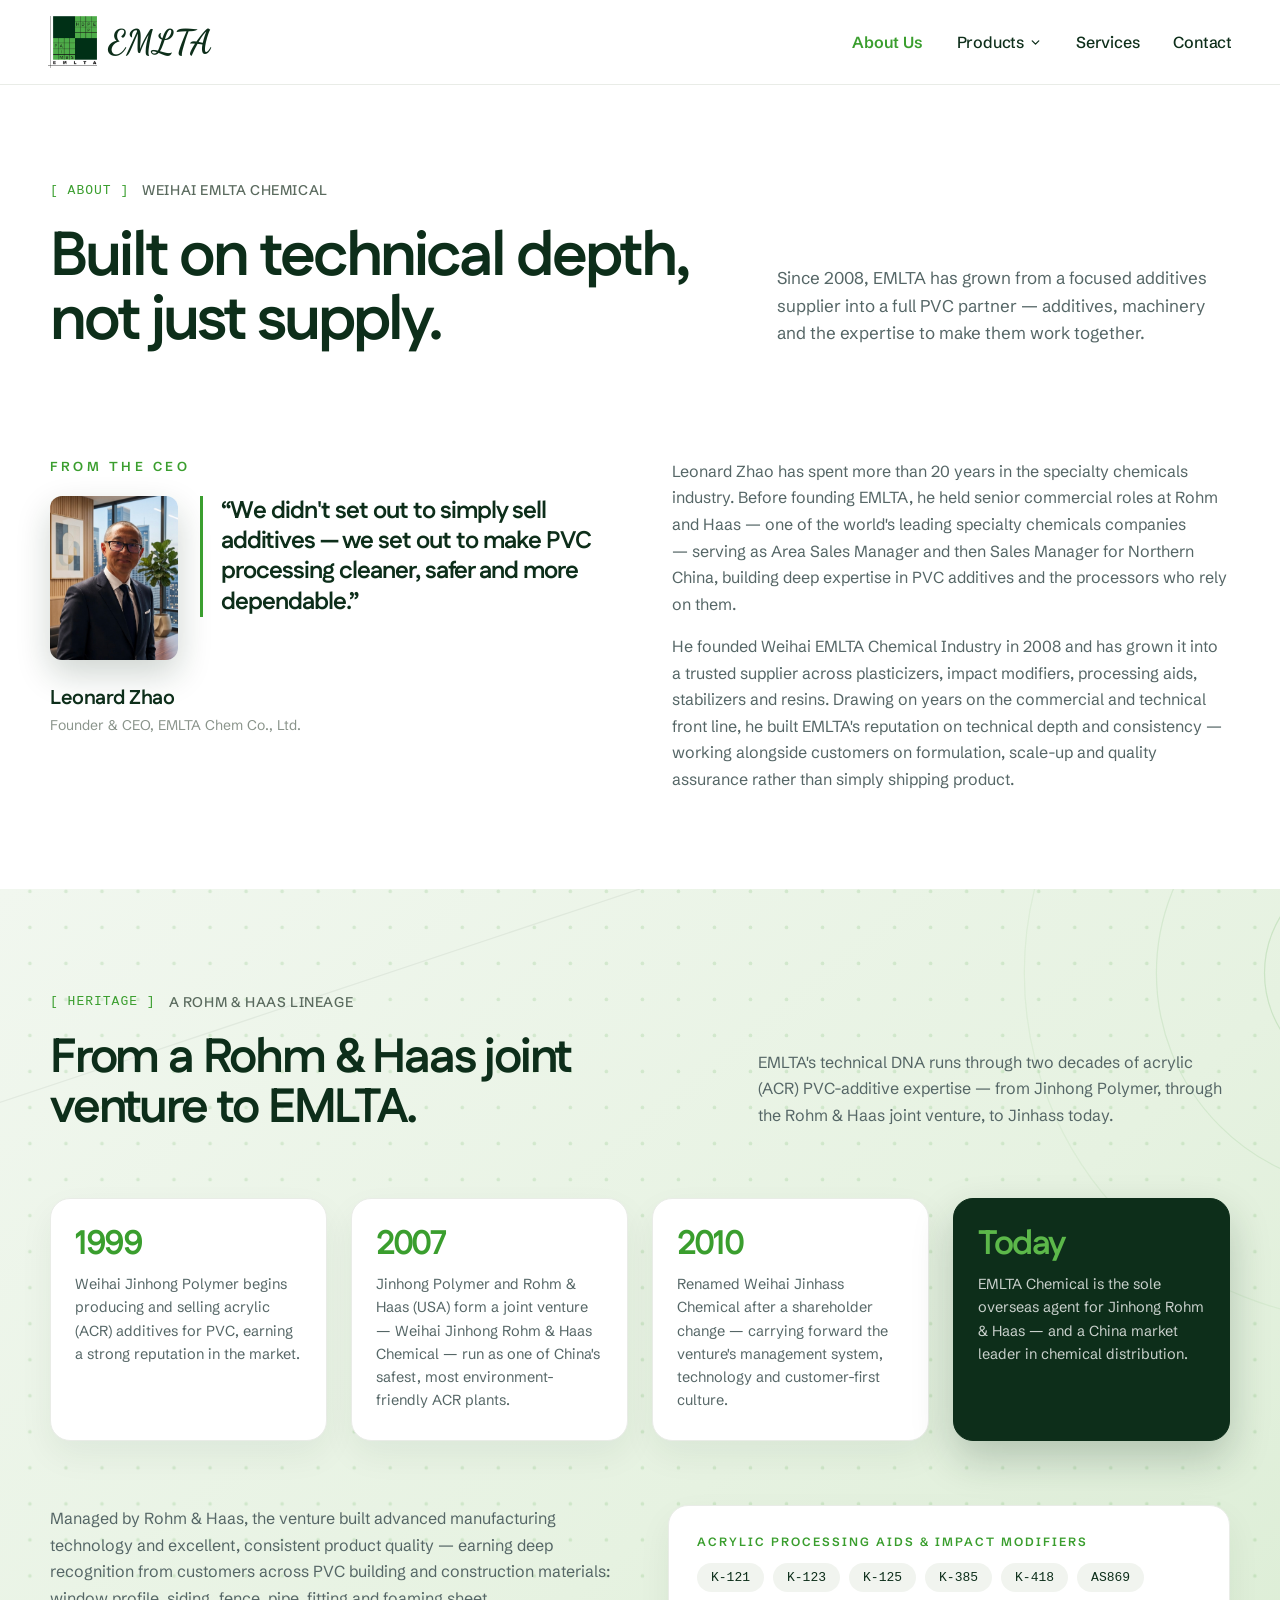
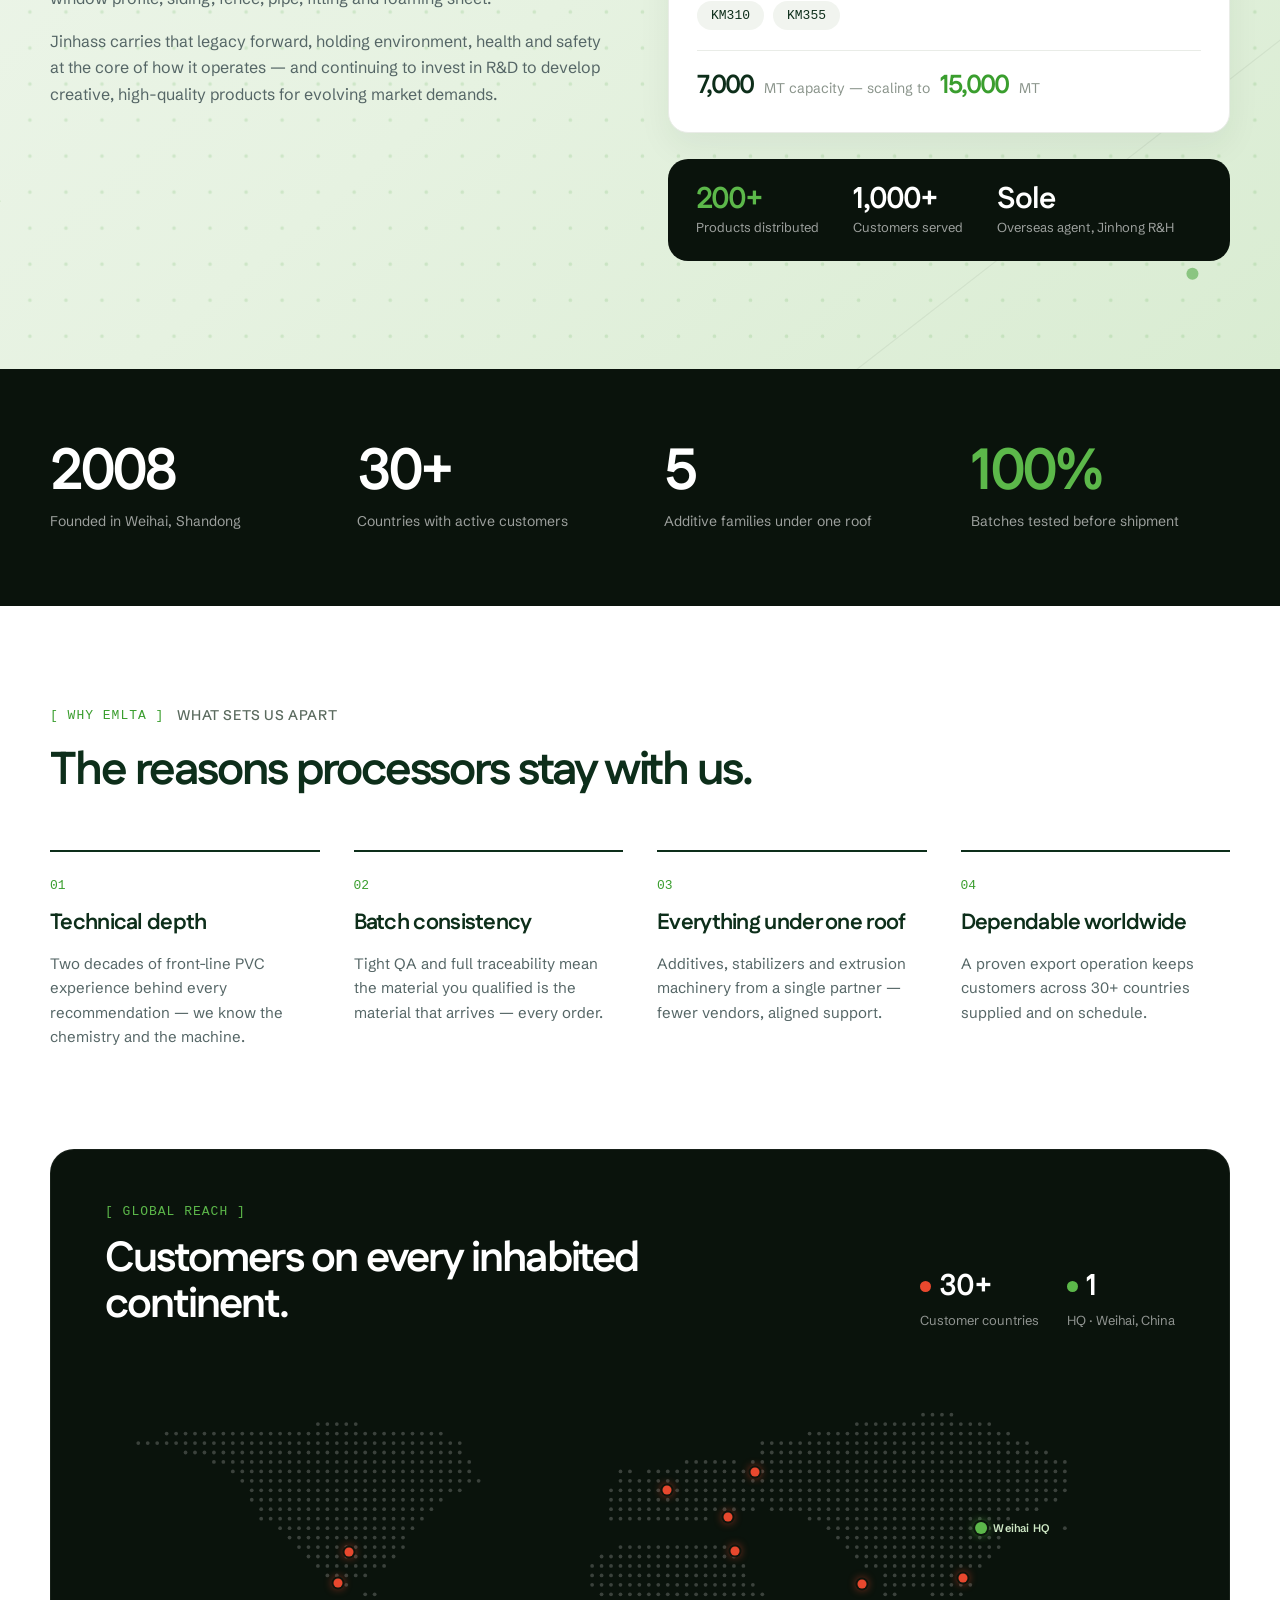
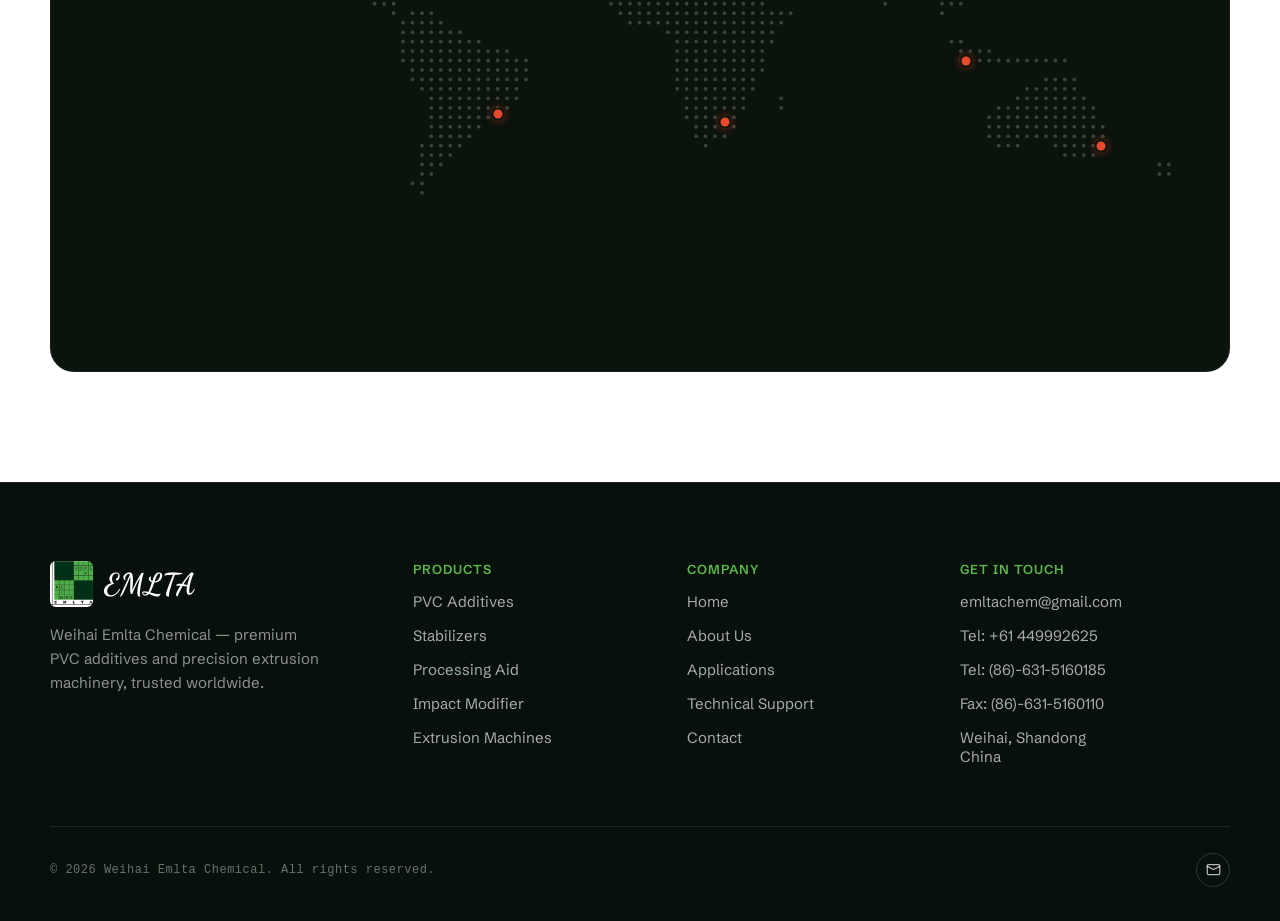
<file: about/index.html>
<!DOCTYPE html>
<html lang="en">
<head>
<meta charset="utf-8">
<meta name="viewport" content="width=device-width, initial-scale=1">
<title>About · EMLTA</title>
<link rel="icon" href="../assets/images/emlta-logo.jpg">
<link rel="preconnect" href="https://fonts.googleapis.com">
<link rel="preconnect" href="https://fonts.gstatic.com" crossorigin="">
<link href="https://fonts.googleapis.com/css2?family=Dancing+Script:wght@500;600;700&amp;family=Schibsted+Grotesk:wght@400;500;600;700&amp;family=Fustat:wght@400;500;600;700&amp;display=swap" rel="stylesheet">
<link rel="stylesheet" href="../assets/css/site.css">
<style>
  /* ---------- Page-wide ---------- */

  @keyframes emltaPulse { 0% { transform: scale(1); opacity: 0.55; } 70% { transform: scale(3.2); opacity: 0; } 100% { transform: scale(3.2); opacity: 0; } }

  /* About uses a slightly lighter/wider label subtitle than the shared default */
  .section-label .sub { font-weight: 500; font-size: 14px; letter-spacing: 0.6px; }

  .body-p { margin: 0; font-size: 16px; line-height: 1.66; color: #566; text-wrap: pretty; }

  /* ---------- Header ---------- */

  .about-header { position: relative; width: 100%; padding: 96px 48px 64px; background: #ffffff; }
  .about-header .section-label { margin-bottom: 26px; }
  .about-header-grid { display: grid; grid-template-columns: 1.5fr 1fr; gap: 48px; align-items: end; }
  .about-title { margin: 0; max-width: 780px; font-family: 'Fustat', sans-serif; font-weight: 700; font-size: 62px; line-height: 1.04; letter-spacing: -3px; color: #0d2e1a; text-wrap: pretty; }
  .about-intro { margin: 0 0 8px; font-size: 17px; line-height: 1.6; color: #566; text-wrap: pretty; }

  /* ---------- Story / CEO ---------- */

  .story-section { width: 100%; padding: 40px 48px 96px; background: #ffffff; }
  .story-grid { display: grid; grid-template-columns: repeat(auto-fit, minmax(340px, 1fr)); gap: 64px; align-items: start; }
  .ceo-block { display: flex; flex-direction: column; gap: 22px; }
  .ceo-eyebrow { font-weight: 600; font-size: 13px; letter-spacing: 3.5px; text-transform: uppercase; color: #3a9e2e; }
  .ceo-row { display: flex; gap: 22px; align-items: flex-start; }
  .ceo-photo { flex: none; width: 128px; height: 164px; object-fit: cover; object-position: center top; border-radius: 12px; box-shadow: 0 14px 34px rgba(13,46,26,0.20); }
  .ceo-quote { margin: 0; padding-left: 18px; border-left: 3px solid #3a9e2e; font-family: 'Fustat', sans-serif; font-weight: 700; font-size: 24px; line-height: 1.26; letter-spacing: -1px; color: #0d2e1a; text-wrap: pretty; }
  .ceo-sig { display: flex; flex-direction: column; gap: 4px; margin-top: 2px; }
  .ceo-name { font-family: 'Fustat', sans-serif; font-weight: 700; font-size: 20px; letter-spacing: -0.5px; color: #0d2e1a; }
  .ceo-role { font-size: 14px; color: #8a948b; }
  .story-copy { display: flex; flex-direction: column; gap: 16px; max-width: 600px; }

  /* ---------- Heritage / Jinhass ---------- */

  .heritage { position: relative; width: 100%; padding: 104px 48px 108px; background: linear-gradient(140deg, #f1f7ef 0%, #e6f2e1 55%, #d9ecd2 100%); overflow: hidden; }
  .heritage-bg { position: absolute; inset: 0; width: 100%; height: 100%; z-index: 0; pointer-events: none; }
  .heritage-inner { position: relative; z-index: 1; max-width: 1180px; margin: 0 auto; }
  .heritage .section-label { margin-bottom: 22px; }
  .heritage-head { display: grid; grid-template-columns: 1.4fr 1fr; gap: 48px; align-items: end; margin-bottom: 64px; }
  .heritage-title { margin: 0; max-width: 760px; font-family: 'Fustat', sans-serif; font-weight: 700; font-size: 48px; line-height: 1.06; letter-spacing: -2.2px; color: #0d2e1a; text-wrap: pretty; }
  .heritage-lede { margin: 0 0 6px; font-size: 16px; line-height: 1.66; color: #566; text-wrap: pretty; }

  .timeline { display: grid; grid-template-columns: repeat(auto-fit, minmax(240px, 1fr)); gap: 24px; margin-bottom: 64px; }
  .tl-card { display: flex; flex-direction: column; gap: 12px; padding: 28px 24px; background: #ffffff; border: 1px solid #e9ece7; border-radius: 20px; box-shadow: 0 14px 34px rgba(13,46,26,0.06); }
  .tl-year { font-family: 'Fustat', sans-serif; font-weight: 700; font-size: 34px; letter-spacing: -1.5px; color: #3a9e2e; line-height: 1; }
  .tl-card p { margin: 0; font-size: 14.5px; line-height: 1.6; color: #566; }
  .tl-card--dark { background: #0d2e1a; border-color: #0d2e1a; box-shadow: 0 18px 40px rgba(13,46,26,0.22); }
  .tl-card--dark .tl-year { color: #5cb84a; }
  .tl-card--dark p { color: rgba(255,255,255,0.78); }

  .heritage-cols { display: grid; grid-template-columns: 1fr 1fr; gap: 56px; align-items: start; }
  .heritage-copy { display: flex; flex-direction: column; gap: 16px; }
  .heritage-right { display: flex; flex-direction: column; gap: 26px; }

  .acr-card { display: flex; flex-direction: column; gap: 14px; padding: 28px; background: #ffffff; border: 1px solid #e9ece7; border-radius: 20px; box-shadow: 0 14px 34px rgba(13,46,26,0.06); }
  .acr-label { font-weight: 600; font-size: 12px; letter-spacing: 2px; text-transform: uppercase; color: #3a9e2e; }
  .chip-row { display: flex; flex-wrap: wrap; gap: 9px; }
  .chip { font-family: ui-monospace, 'Cascadia Code', monospace; font-size: 13px; color: #0d2e1a; padding: 7px 14px; background: #f1f4ef; border-radius: 999px; }
  .acr-capacity { display: flex; align-items: baseline; gap: 10px; margin-top: 6px; padding-top: 16px; border-top: 1px solid #e9ece7; }
  .cap-num { font-family: 'Fustat', sans-serif; font-weight: 700; font-size: 26px; letter-spacing: -1px; color: #0d2e1a; }
  .cap-num--green { color: #3a9e2e; }
  .cap-label { font-size: 14px; color: #8a948b; }

  .mini-stats { display: flex; gap: 34px; flex-wrap: wrap; padding: 26px 28px; background: #0a130c; border-radius: 20px; }
  .mini-stat { display: flex; flex-direction: column; gap: 4px; }
  .mini-num { font-family: 'Fustat', sans-serif; font-weight: 700; font-size: 30px; letter-spacing: -1px; color: #ffffff; line-height: 1; }
  .mini-num--green { color: #5cb84a; }
  .mini-label { font-size: 13px; color: rgba(255,255,255,0.6); }

  /* ---------- Stats band ---------- */

  .stats-band { width: 100%; padding: 74px 48px; background: #0a130c; }
  .stats-grid { max-width: 1180px; margin: 0 auto; display: grid; grid-template-columns: repeat(auto-fit, minmax(220px, 1fr)); gap: 48px; }
  .stat { display: flex; flex-direction: column; gap: 10px; }
  .stat-num { font-family: 'Fustat', sans-serif; font-weight: 700; font-size: 58px; letter-spacing: -2.5px; color: #ffffff; line-height: 1; }
  .stat-num--green { color: #5cb84a; }
  .stat-label { font-size: 14px; line-height: 1.5; color: rgba(255,255,255,0.6); }

  /* ---------- Why EMLTA ---------- */

  .why { width: 100%; padding: 100px 48px; background: #ffffff; }
  .why .section-label { margin-bottom: 22px; }
  .why-title { margin: 0 0 54px; max-width: 820px; font-family: 'Fustat', sans-serif; font-weight: 700; font-size: 46px; line-height: 1.08; letter-spacing: -2px; color: #0d2e1a; text-wrap: pretty; }
  .why-grid { display: grid; grid-template-columns: repeat(auto-fit, minmax(250px, 1fr)); gap: 34px; }
  .why-item { display: flex; flex-direction: column; gap: 14px; padding-top: 26px; border-top: 2px solid #0d2e1a; }
  .why-num { font-family: ui-monospace, 'Cascadia Code', monospace; font-size: 13px; color: #3a9e2e; }
  .why-item h3 { margin: 0; font-family: 'Fustat', sans-serif; font-weight: 700; font-size: 22px; letter-spacing: -0.7px; color: #0d2e1a; }
  .why-item p { margin: 0; font-size: 15px; line-height: 1.62; color: #566; }

  /* ---------- Global reach map ---------- */

  .map-section { width: 100%; padding: 0 48px 110px; background: #ffffff; }
  .map-shell { max-width: 1180px; margin: 0 auto; border-radius: 24px; background: #0a130c; overflow: hidden; border: 1px solid rgba(255,255,255,0.06); }
  .map-head { padding: 54px 54px 30px; display: flex; align-items: flex-end; justify-content: space-between; flex-wrap: wrap; gap: 24px; }
  .map-head .section-label { margin-bottom: 18px; }
  .map-title { margin: 0; max-width: 640px; font-family: 'Fustat', sans-serif; font-weight: 700; font-size: 42px; line-height: 1.08; letter-spacing: -1.8px; color: #ffffff; text-wrap: pretty; }
  .map-legend { display: flex; gap: 28px; }
  .legend-item { display: flex; flex-direction: column; gap: 4px; }
  .legend-num { display: inline-flex; align-items: center; gap: 8px; font-family: 'Fustat', sans-serif; font-weight: 700; font-size: 30px; color: #ffffff; }
  .legend-dot { width: 11px; height: 11px; border-radius: 50%; display: inline-block; }
  .legend-dot--red { background: #e8482e; }
  .legend-dot--green { background: #5cb84a; }
  .legend-label { font-size: 13px; color: rgba(255,255,255,0.55); }
  .map-panel { position: relative; width: 100%; padding: 10px 40px 54px; }
  .map-frame { position: relative; width: 100%; aspect-ratio: 2 / 1; }
  .map-frame svg, .map-pins { position: absolute; inset: 0; width: 100%; height: 100%; }

  /* ---------- Mobile (not in the original design — pragmatic stacking) ---------- */

  @media (max-width: 1000px) {
    .about-header, .story-section, .heritage, .stats-band, .why, .map-section { padding-left: 24px; padding-right: 24px; }
    .about-header { padding-top: 64px; }
    .about-header-grid, .heritage-head, .heritage-cols { grid-template-columns: 1fr; }
    .about-title { font-size: 44px; letter-spacing: -2px; }
    .heritage-title { font-size: 38px; letter-spacing: -1.6px; }
    .why-title { font-size: 36px; letter-spacing: -1.4px; }
    .map-head { padding: 36px 28px 20px; }
    .map-title { font-size: 32px; letter-spacing: -1.2px; }
    .map-panel { padding: 10px 18px 36px; }
  }

  @media (max-width: 640px) {
    .about-header, .story-section, .heritage, .stats-band, .why, .map-section { padding-left: 20px; padding-right: 20px; }
    .about-header { padding-top: 56px; padding-bottom: 44px; }
    .about-header-grid { gap: 22px; }
    .about-title { font-size: 40px; letter-spacing: -1.6px; }
    .about-intro { font-size: 16px; }

    .story-section { padding-top: 16px; padding-bottom: 60px; }
    .story-grid { grid-template-columns: 1fr; gap: 40px; }
    .ceo-row { flex-direction: column; gap: 18px; }
    .ceo-quote { font-size: 20px; letter-spacing: -0.7px; padding-left: 16px; }

    .heritage { padding-top: 60px; padding-bottom: 64px; }
    .heritage-head { gap: 20px; margin-bottom: 40px; }
    .heritage-title { font-size: 32px; letter-spacing: -1.2px; }
    .timeline { gap: 16px; margin-bottom: 44px; }
    .heritage-cols { gap: 36px; }
    .acr-card { padding: 24px 20px; }
    .acr-capacity { flex-wrap: wrap; row-gap: 2px; }
    .mini-stats { gap: 24px; padding: 22px 20px; }

    .stats-band { padding-top: 56px; padding-bottom: 56px; }
    .stats-grid { gap: 32px; }
    .stat-num { font-size: 44px; letter-spacing: -1.8px; }

    .why { padding-top: 60px; padding-bottom: 64px; }
    .why-title { font-size: 30px; letter-spacing: -1.1px; margin-bottom: 38px; }
    .why-grid { gap: 26px; }

    .map-section { padding-bottom: 64px; }
    .map-head { padding: 28px 20px 12px; gap: 18px; }
    .map-title { font-size: 26px; letter-spacing: -0.9px; }
    .map-legend { gap: 20px; }
    .legend-num { font-size: 24px; }
    .map-panel { padding: 8px 12px 26px; }
  }
</style>
</head>
<body>

<nav class="site-nav">
  <a href="../" class="nav-logo">
    <img src="../assets/images/emlta-logo.jpg" alt="EMLTA">
    <span class="nav-wordmark">EMLTA</span>
  </a>

  <div class="nav-links">
    <a href="./" class="nav-link active">About Us</a>

    <div class="nav-products">
      <a href="../products/" class="nav-link">Products
        <span class="nav-chevron"><svg width="13" height="13" viewBox="0 0 24 24" fill="none" stroke="currentColor" stroke-width="2.4" stroke-linecap="round" stroke-linejoin="round"><polyline points="6 9 12 15 18 9"></polyline></svg></span>
      </a>

      <div class="nav-drawer">
        <a href="../products/">
          <svg width="19" height="19" viewBox="0 0 24 24" fill="none" stroke="#3a9e2e" stroke-width="1.9" stroke-linecap="round" stroke-linejoin="round"><path d="M10 2v7.5L4.7 20.4a1 1 0 0 0 .9 1.6h12.8a1 1 0 0 0 .9-1.6L14 9.5V2"></path><path d="M8.5 2h7"></path><path d="M7 16h10"></path></svg>
          PVC Additives
        </a>
        <a href="../products/">
          <svg width="19" height="19" viewBox="0 0 24 24" fill="none" stroke="#3a9e2e" stroke-width="1.9" stroke-linecap="round" stroke-linejoin="round"><path d="M20 13c0 5-3.5 7.5-7.7 9a1 1 0 0 1-.7 0C7.5 20.5 4 18 4 13V6a1 1 0 0 1 1-1c2 0 4.5-1.2 6.2-2.7a1.2 1.2 0 0 1 1.5 0C14.5 3.8 17 5 19 5a1 1 0 0 1 1 1z"></path></svg>
          Stabilizers
        </a>
        <a href="../products/">
          <svg width="19" height="19" viewBox="0 0 24 24" fill="none" stroke="#3a9e2e" stroke-width="1.9" stroke-linecap="round" stroke-linejoin="round"><path d="M14.7 6.3a1 1 0 0 0 0 1.4l1.6 1.6a1 1 0 0 0 1.4 0l3.8-3.8a6 6 0 0 1-7.9 7.9l-6.9 6.9a2.1 2.1 0 0 1-3-3l6.9-6.9a6 6 0 0 1 7.9-7.9l-3.8 3.8z"></path></svg>
          Processing Aid
        </a>
        <a href="../products/#machines">
          <svg width="19" height="19" viewBox="0 0 24 24" fill="none" stroke="#3a9e2e" stroke-width="1.9" stroke-linecap="round" stroke-linejoin="round"><path d="M12.8 2.2a2 2 0 0 0-1.6 0L2.6 6.1a1 1 0 0 0 0 1.8l8.6 3.9a2 2 0 0 0 1.6 0l8.6-3.9a1 1 0 0 0 0-1.8Z"></path><path d="m22 17.6-9.2 4.2a2 2 0 0 1-1.6 0L2 17.6"></path><path d="m22 12.6-9.2 4.2a2 2 0 0 1-1.6 0L2 12.6"></path></svg>
          Extrusion Machines
        </a>
      </div>
    </div>

    <a href="../services/" class="nav-link">Services</a>
    <a href="../contact/" class="nav-link">Contact</a>
  </div>
</nav>

<!-- HEADER -->
<header class="about-header">
  <div class="container">
    <div class="section-label">
      <span class="tag">[ ABOUT ]</span>
      <span class="sub">Weihai Emlta Chemical</span>
    </div>
    <div class="about-header-grid">
      <h1 class="about-title">Built on technical depth, not just supply.</h1>
      <p class="about-intro">Since 2008, EMLTA has grown from a focused additives supplier into a full PVC partner — additives, machinery and the expertise to make them work together.</p>
    </div>
  </div>
</header>

<!-- STORY -->
<section class="story-section">
  <div class="container story-grid">

    <div class="ceo-block">
      <span class="ceo-eyebrow">From the CEO</span>
      <div class="ceo-row">
        <img src="../assets/images/CEO.jpg" alt="Leonard Zhao, Founder &amp; CEO" class="ceo-photo">
        <blockquote class="ceo-quote">“We didn't set out to simply sell additives — we set out to make PVC processing cleaner, safer and more dependable.”</blockquote>
      </div>
      <div class="ceo-sig">
        <span class="ceo-name">Leonard Zhao</span>
        <span class="ceo-role">Founder &amp; CEO, EMLTA Chem Co., Ltd.</span>
      </div>
    </div>

    <div class="story-copy">
      <p class="body-p">Leonard Zhao has spent more than 20 years in the specialty chemicals industry. Before founding EMLTA, he held senior commercial roles at Rohm and Haas — one of the world's leading specialty chemicals companies — serving as Area Sales Manager and then Sales Manager for Northern China, building deep expertise in PVC additives and the processors who rely on them.</p>
      <p class="body-p">He founded Weihai EMLTA Chemical Industry in 2008 and has grown it into a trusted supplier across plasticizers, impact modifiers, processing aids, stabilizers and resins. Drawing on years on the commercial and technical front line, he built EMLTA's reputation on technical depth and consistency — working alongside customers on formulation, scale-up and quality assurance rather than simply shipping product.</p>
    </div>

  </div>
</section>

<!-- HERITAGE / JINHASS -->
<section class="heritage">

  <!-- decorative green geometry -->
  <svg aria-hidden="true" class="heritage-bg" viewBox="0 0 1440 900" preserveAspectRatio="xMidYMid slice" fill="none">
    <defs>
      <pattern id="heritageDots" width="30" height="30" patternUnits="userSpaceOnUse">
        <circle cx="2" cy="2" r="1.5" fill="#3a9e2e" opacity="0.14"></circle>
      </pattern>
    </defs>
    <rect x="0" y="0" width="1440" height="900" fill="url(#heritageDots)"></rect>
    <g stroke="#3a9e2e" fill="none">
      <circle cx="1330" cy="70" r="90" opacity="0.16"></circle>
      <circle cx="1330" cy="70" r="180" opacity="0.11"></circle>
      <circle cx="1330" cy="70" r="290" opacity="0.07"></circle>
    </g>
    <g stroke="#0d2e1a" opacity="0.06" stroke-width="1">
      <line x1="0" y1="240" x2="720" y2="0"></line>
      <line x1="900" y1="900" x2="1440" y2="480"></line>
    </g>
    <path d="M120 760 L188 760 L154 702 Z" fill="#5cb84a" opacity="0.18"></path>
    <g fill="#3a9e2e"><circle cx="90" cy="360" r="5" opacity="0.5"></circle><circle cx="1180" cy="820" r="5" opacity="0.5"></circle></g>
  </svg>

  <div class="heritage-inner">

    <div class="section-label">
      <span class="tag">[ HERITAGE ]</span>
      <span class="sub">A Rohm &amp; Haas lineage</span>
    </div>
    <div class="heritage-head">
      <h2 class="heritage-title">From a Rohm &amp; Haas joint venture to EMLTA.</h2>
      <p class="heritage-lede">EMLTA's technical DNA runs through two decades of acrylic (ACR) PVC-additive expertise — from Jinhong Polymer, through the Rohm &amp; Haas joint venture, to Jinhass today.</p>
    </div>

    <!-- TIMELINE -->
    <div class="timeline">

      <div class="tl-card">
        <span class="tl-year">1999</span>
        <p>Weihai Jinhong Polymer begins producing and selling acrylic (ACR) additives for PVC, earning a strong reputation in the market.</p>
      </div>

      <div class="tl-card">
        <span class="tl-year">2007</span>
        <p>Jinhong Polymer and Rohm &amp; Haas (USA) form a joint venture — Weihai Jinhong Rohm &amp; Haas Chemical — run as one of China's safest, most environment-friendly ACR plants.</p>
      </div>

      <div class="tl-card">
        <span class="tl-year">2010</span>
        <p>Renamed Weihai Jinhass Chemical after a shareholder change — carrying forward the venture's management system, technology and customer-first culture.</p>
      </div>

      <div class="tl-card tl-card--dark">
        <span class="tl-year">Today</span>
        <p>EMLTA Chemical is the sole overseas agent for Jinhong Rohm &amp; Haas — and a China market leader in chemical distribution.</p>
      </div>

    </div>

    <!-- NARRATIVE + PRODUCTS -->
    <div class="heritage-cols">

      <div class="heritage-copy">
        <p class="body-p">Managed by Rohm &amp; Haas, the venture built advanced manufacturing technology and excellent, consistent product quality — earning deep recognition from customers across PVC building and construction materials: window profile, siding, fence, pipe, fitting and foaming sheet.</p>
        <p class="body-p">Jinhass carries that legacy forward, holding environment, health and safety at the core of how it operates — and continuing to invest in R&amp;D to develop creative, high-quality products for evolving market demands.</p>
      </div>

      <div class="heritage-right">

        <div class="acr-card">
          <span class="acr-label">Acrylic processing aids &amp; impact modifiers</span>
          <div class="chip-row">
            <span class="chip">K-121</span>
            <span class="chip">K-123</span>
            <span class="chip">K-125</span>
            <span class="chip">K-385</span>
            <span class="chip">K-418</span>
            <span class="chip">AS869</span>
            <span class="chip">KM310</span>
            <span class="chip">KM355</span>
          </div>
          <div class="acr-capacity">
            <span class="cap-num">7,000</span>
            <span class="cap-label">MT capacity — scaling to</span>
            <span class="cap-num cap-num--green">15,000</span>
            <span class="cap-label">MT</span>
          </div>
        </div>

        <div class="mini-stats">
          <div class="mini-stat">
            <span class="mini-num mini-num--green">200+</span>
            <span class="mini-label">Products distributed</span>
          </div>
          <div class="mini-stat">
            <span class="mini-num">1,000+</span>
            <span class="mini-label">Customers served</span>
          </div>
          <div class="mini-stat">
            <span class="mini-num">Sole</span>
            <span class="mini-label">Overseas agent, Jinhong R&amp;H</span>
          </div>
        </div>

      </div>

    </div>

  </div>
</section>

<!-- STATS BAND -->
<section class="stats-band">
  <div class="stats-grid">
    <div class="stat">
      <span class="stat-num">2008</span>
      <span class="stat-label">Founded in Weihai, Shandong</span>
    </div>
    <div class="stat">
      <span class="stat-num">30+</span>
      <span class="stat-label">Countries with active customers</span>
    </div>
    <div class="stat">
      <span class="stat-num">5</span>
      <span class="stat-label">Additive families under one roof</span>
    </div>
    <div class="stat">
      <span class="stat-num stat-num--green">100%</span>
      <span class="stat-label">Batches tested before shipment</span>
    </div>
  </div>
</section>

<!-- WHY EMLTA -->
<section class="why">
  <div class="container">
    <div class="section-label">
      <span class="tag">[ WHY EMLTA ]</span>
      <span class="sub">What sets us apart</span>
    </div>
    <h2 class="why-title">The reasons processors stay with us.</h2>
    <div class="why-grid">

      <div class="why-item">
        <span class="why-num">01</span>
        <h3>Technical depth</h3>
        <p>Two decades of front-line PVC experience behind every recommendation — we know the chemistry and the machine.</p>
      </div>

      <div class="why-item">
        <span class="why-num">02</span>
        <h3>Batch consistency</h3>
        <p>Tight QA and full traceability mean the material you qualified is the material that arrives — every order.</p>
      </div>

      <div class="why-item">
        <span class="why-num">03</span>
        <h3>Everything under one roof</h3>
        <p>Additives, stabilizers and extrusion machinery from a single partner — fewer vendors, aligned support.</p>
      </div>

      <div class="why-item">
        <span class="why-num">04</span>
        <h3>Dependable worldwide</h3>
        <p>A proven export operation keeps customers across 30+ countries supplied and on schedule.</p>
      </div>

    </div>
  </div>
</section>

<!-- GLOBAL REACH MAP -->
<section class="map-section">
  <div class="map-shell">
    <div class="map-head">
      <div>
        <div class="section-label on-dark">
          <span class="tag">[ GLOBAL REACH ]</span>
        </div>
        <h2 class="map-title">Customers on every inhabited continent.</h2>
      </div>
      <div class="map-legend">
        <div class="legend-item">
          <span class="legend-num"><span class="legend-dot legend-dot--red"></span>30+</span>
          <span class="legend-label">Customer countries</span>
        </div>
        <div class="legend-item">
          <span class="legend-num"><span class="legend-dot legend-dot--green"></span>1</span>
          <span class="legend-label">HQ · Weihai, China</span>
        </div>
      </div>
    </div>

    <!-- map panel -->
    <div class="map-panel">
      <div class="map-frame">
        <svg id="about-map-svg" viewBox="0 0 360 180" preserveAspectRatio="xMidYMid meet"></svg>
        <div id="about-map-pins" class="map-pins"></div>
      </div>
    </div>
  </div>
</section>

<footer id="site-footer" class="site-footer">
  <div class="container">

    <div class="footer-grid">

      <div class="footer-brand">
        <a href="../" class="nav-logo">
          <img src="../assets/images/emlta-logo.jpg" alt="EMLTA">
          <span class="nav-wordmark">EMLTA</span>
        </a>
        <p>Weihai Emlta Chemical — premium PVC additives and precision extrusion machinery, trusted worldwide.</p>
      </div>

      <div class="footer-col">
        <span class="col-title">Products</span>
        <a href="../products/">PVC Additives</a>
        <a href="../products/">Stabilizers</a>
        <a href="../products/">Processing Aid</a>
        <a href="../products/">Impact Modifier</a>
        <a href="../products/#machines">Extrusion Machines</a>
      </div>

      <div class="footer-col">
        <span class="col-title">Company</span>
        <a href="../">Home</a>
        <a href="./">About Us</a>
        <a href="../services/">Applications</a>
        <a href="../services/">Technical Support</a>
        <a href="../contact/">Contact</a>
      </div>

      <div class="footer-col">
        <span class="col-title">Get in touch</span>
        <a href="mailto:emltachem@gmail.com">emltachem@gmail.com</a>
        <a href="tel:+61449992625">Tel: +61 449992625</a>
        <a href="tel:+866315160185">Tel: (86)-631-5160185</a>
        <span class="plain">Fax: (86)-631-5160110</span>
        <span class="plain">Weihai, Shandong<br>China</span>
      </div>

    </div>

    <div class="footer-bottom">
      <span class="footer-copy">© 2026 Weihai Emlta Chemical. All rights reserved.</span>
      <div class="footer-icons">
        <a href="mailto:emltachem@gmail.com" aria-label="Email"><svg width="15" height="15" viewBox="0 0 24 24" fill="none" stroke="rgba(255,255,255,0.7)" stroke-width="2" stroke-linecap="round" stroke-linejoin="round"><rect x="2" y="4" width="20" height="16" rx="2"></rect><path d="m22 7-10 5L2 7"></path></svg></a>
      </div>
    </div>

  </div>
</footer>

<script src="../assets/js/nav.js"></script>
<script src="../assets/js/about-map.js"></script>
</body>
</html>
</file>
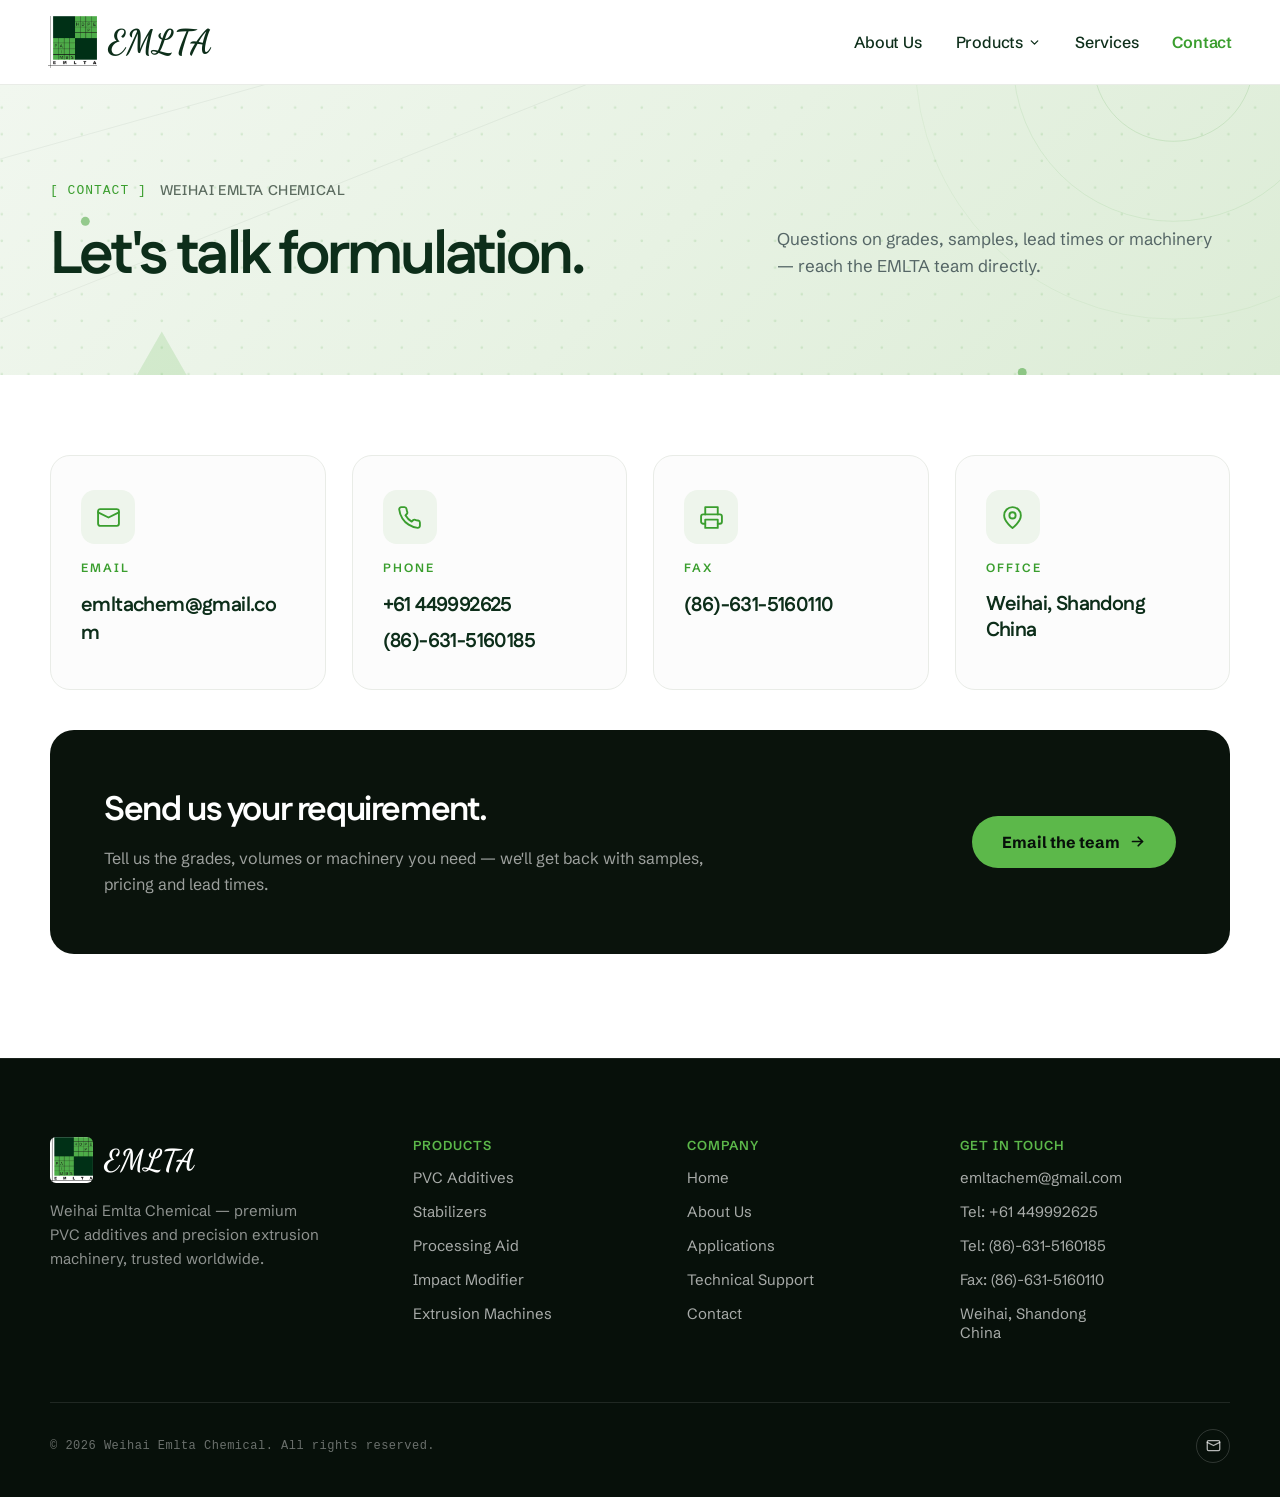
<file: contact/index.html>
<!DOCTYPE html>
<html lang="en">
<head>
<meta charset="utf-8">
<meta name="viewport" content="width=device-width, initial-scale=1">
<title>Contact · EMLTA</title>
<link rel="icon" href="../assets/images/emlta-logo.jpg">
<link rel="preconnect" href="https://fonts.googleapis.com">
<link rel="preconnect" href="https://fonts.gstatic.com" crossorigin="">
<link href="https://fonts.googleapis.com/css2?family=Dancing+Script:wght@500;600;700&amp;family=Schibsted+Grotesk:wght@400;500;600;700&amp;family=Fustat:wght@400;500;600;700&amp;display=swap" rel="stylesheet">
<link rel="stylesheet" href="../assets/css/site.css">
<style>
  /* ---------- Header band ---------- */
  .contact-header {
    position: relative;
    width: 100%;
    padding: 96px 48px 88px;
    background: linear-gradient(135deg, #f1f7ef 0%, #e7f2e3 52%, #dcecd6 100%);
    overflow: hidden;
  }
  .contact-header-decor {
    position: absolute;
    inset: 0;
    width: 100%;
    height: 100%;
    z-index: 0;
    pointer-events: none;
  }
  .contact-header-inner {
    position: relative;
    z-index: 1;
    max-width: 1180px;
    margin: 0 auto;
  }
  .contact-label-row {
    display: flex;
    align-items: center;
    gap: 13px;
    margin-bottom: 26px;
  }
  .contact-label-row .tag {
    font-family: var(--font-mono);
    font-size: 13px;
    letter-spacing: 1px;
    color: #3a9e2e;
  }
  .contact-label-row .sub {
    font-weight: 500;
    font-size: 14px;
    letter-spacing: 0.6px;
    text-transform: uppercase;
    color: #5a6a5e;
  }
  .contact-header-grid {
    display: grid;
    grid-template-columns: 1.5fr 1fr;
    gap: 48px;
    align-items: end;
  }
  .contact-header-grid h1 {
    margin: 0;
    max-width: 760px;
    font-family: 'Fustat', sans-serif;
    font-weight: 700;
    font-size: 60px;
    line-height: 1.04;
    letter-spacing: -3px;
    color: #0d2e1a;
    text-wrap: pretty;
  }
  .contact-header-grid p {
    margin: 0 0 8px;
    font-size: 17px;
    line-height: 1.6;
    color: #566;
    text-wrap: pretty;
  }

  /* ---------- Contact details ---------- */
  .contact-section {
    width: 100%;
    padding: 80px 48px 104px;
    background: #ffffff;
  }
  .channel-grid {
    max-width: 1180px;
    margin: 0 auto;
    display: grid;
    grid-template-columns: repeat(auto-fit, minmax(260px, 1fr));
    gap: 26px;
  }
  .channel-card {
    display: flex;
    flex-direction: column;
    gap: 16px;
    padding: 34px 30px;
    border: 1px solid #e9ece7;
    border-radius: 20px;
    background: #fcfcfc;
  }
  .channel-icon {
    width: 54px;
    height: 54px;
    border-radius: 14px;
    background: #eef5ec;
    display: inline-flex;
    align-items: center;
    justify-content: center;
  }
  .channel-label {
    font-weight: 600;
    font-size: 12px;
    letter-spacing: 2px;
    text-transform: uppercase;
    color: #3a9e2e;
  }
  .channel-value {
    font-family: 'Fustat', sans-serif;
    font-weight: 700;
    font-size: 20px;
    letter-spacing: -0.6px;
    color: #0d2e1a;
  }
  a.channel-value {
    text-decoration: none;
    transition: color 0.25s ease;
  }
  a.channel-value:hover { color: #3a9e2e; }
  .channel-value--email { word-break: break-word; }
  .channel-value--address { line-height: 1.3; }
  .channel-phones {
    display: flex;
    flex-direction: column;
    gap: 8px;
  }

  /* ---------- Direct email CTA band ---------- */
  .contact-cta {
    max-width: 1180px;
    margin: 40px auto 0;
    border-radius: 24px;
    background: #0a130c;
    padding: 56px 54px;
    display: flex;
    align-items: center;
    justify-content: space-between;
    flex-wrap: wrap;
    gap: 28px;
  }
  .contact-cta-copy { max-width: 620px; }
  .contact-cta-copy h2 {
    margin: 0 0 12px;
    font-family: 'Fustat', sans-serif;
    font-weight: 700;
    font-size: 34px;
    letter-spacing: -1.4px;
    color: #ffffff;
    text-wrap: pretty;
  }
  .contact-cta-copy p {
    margin: 0;
    font-size: 16px;
    line-height: 1.6;
    color: rgba(255, 255, 255, 0.6);
  }
  .contact-cta-btn {
    display: inline-flex;
    align-items: center;
    gap: 9px;
    padding: 16px 30px;
    border-radius: 999px;
    background: #5cb84a;
    color: #07100a;
    text-decoration: none;
    font-weight: 700;
    font-size: 16px;
    transition: background 0.3s ease;
  }
  .contact-cta-btn:hover { background: #ffffff; }

  /* ---------- Mobile (not in the original design — pragmatic stacking) ---------- */
  @media (max-width: 1000px) {
    .contact-header { padding: 72px 24px 60px; }
    .contact-header-grid { grid-template-columns: 1fr; gap: 24px; align-items: start; }
    .contact-header-grid h1 { font-size: 44px; letter-spacing: -2px; }
    .contact-section { padding: 60px 24px 80px; }
    .contact-cta { padding: 44px 32px; }
  }

  @media (max-width: 640px) {
    .contact-label-row { flex-wrap: wrap; row-gap: 6px; }
    .contact-label-row .tag { white-space: nowrap; }

    .contact-header { padding: 56px 20px 48px; }
    .contact-header-grid { gap: 20px; }
    .contact-header-grid h1 { font-size: 40px; letter-spacing: -1.6px; }
    .contact-header-grid p { font-size: 16px; }

    .contact-section { padding: 48px 20px 64px; }
    .channel-grid { gap: 18px; }
    .channel-card { padding: 28px 24px; }
    .channel-value { font-size: 19px; }

    .contact-cta { margin-top: 32px; padding: 36px 24px; }
    .contact-cta-copy h2 { font-size: 26px; letter-spacing: -1px; }
  }
</style>
</head>
<body>

<nav class="site-nav">
  <a href="../" class="nav-logo">
    <img src="../assets/images/emlta-logo.jpg" alt="EMLTA">
    <span class="nav-wordmark">EMLTA</span>
  </a>

  <div class="nav-links">
    <a href="../about/" class="nav-link">About Us</a>

    <div class="nav-products">
      <a href="../products/" class="nav-link">Products
        <span class="nav-chevron"><svg width="13" height="13" viewBox="0 0 24 24" fill="none" stroke="currentColor" stroke-width="2.4" stroke-linecap="round" stroke-linejoin="round"><polyline points="6 9 12 15 18 9"></polyline></svg></span>
      </a>

      <div class="nav-drawer">
        <a href="../products/">
          <svg width="19" height="19" viewBox="0 0 24 24" fill="none" stroke="#3a9e2e" stroke-width="1.9" stroke-linecap="round" stroke-linejoin="round"><path d="M10 2v7.5L4.7 20.4a1 1 0 0 0 .9 1.6h12.8a1 1 0 0 0 .9-1.6L14 9.5V2"></path><path d="M8.5 2h7"></path><path d="M7 16h10"></path></svg>
          PVC Additives
        </a>
        <a href="../products/">
          <svg width="19" height="19" viewBox="0 0 24 24" fill="none" stroke="#3a9e2e" stroke-width="1.9" stroke-linecap="round" stroke-linejoin="round"><path d="M20 13c0 5-3.5 7.5-7.7 9a1 1 0 0 1-.7 0C7.5 20.5 4 18 4 13V6a1 1 0 0 1 1-1c2 0 4.5-1.2 6.2-2.7a1.2 1.2 0 0 1 1.5 0C14.5 3.8 17 5 19 5a1 1 0 0 1 1 1z"></path></svg>
          Stabilizers
        </a>
        <a href="../products/">
          <svg width="19" height="19" viewBox="0 0 24 24" fill="none" stroke="#3a9e2e" stroke-width="1.9" stroke-linecap="round" stroke-linejoin="round"><path d="M14.7 6.3a1 1 0 0 0 0 1.4l1.6 1.6a1 1 0 0 0 1.4 0l3.8-3.8a6 6 0 0 1-7.9 7.9l-6.9 6.9a2.1 2.1 0 0 1-3-3l6.9-6.9a6 6 0 0 1 7.9-7.9l-3.8 3.8z"></path></svg>
          Processing Aid
        </a>
        <a href="../products/#machines">
          <svg width="19" height="19" viewBox="0 0 24 24" fill="none" stroke="#3a9e2e" stroke-width="1.9" stroke-linecap="round" stroke-linejoin="round"><path d="M12.8 2.2a2 2 0 0 0-1.6 0L2.6 6.1a1 1 0 0 0 0 1.8l8.6 3.9a2 2 0 0 0 1.6 0l8.6-3.9a1 1 0 0 0 0-1.8Z"></path><path d="m22 17.6-9.2 4.2a2 2 0 0 1-1.6 0L2 17.6"></path><path d="m22 12.6-9.2 4.2a2 2 0 0 1-1.6 0L2 12.6"></path></svg>
          Extrusion Machines
        </a>
      </div>
    </div>

    <a href="../services/" class="nav-link">Services</a>
    <a href="./" class="nav-link active">Contact</a>
  </div>
</nav>

<!-- HEADER -->
<header class="contact-header">

  <!-- decorative green geometry -->
  <svg aria-hidden="true" class="contact-header-decor" viewBox="0 0 1440 520" preserveAspectRatio="xMidYMid slice" fill="none">
    <defs>
      <pattern id="contactDots" width="30" height="30" patternUnits="userSpaceOnUse">
        <circle cx="2" cy="2" r="1.5" fill="#3a9e2e" opacity="0.14"></circle>
      </pattern>
    </defs>
    <rect x="0" y="0" width="1440" height="520" fill="url(#contactDots)"></rect>
    <g stroke="#3a9e2e" fill="none">
      <circle cx="1320" cy="70" r="90" opacity="0.16"></circle>
      <circle cx="1320" cy="70" r="180" opacity="0.11"></circle>
      <circle cx="1320" cy="70" r="290" opacity="0.07"></circle>
    </g>
    <g stroke="#0d2e1a" opacity="0.06" stroke-width="1">
      <line x1="0" y1="180" x2="640" y2="0"></line>
      <line x1="0" y1="360" x2="900" y2="0"></line>
    </g>
    <path d="M150 430 L214 430 L182 374 Z" fill="#5cb84a" opacity="0.18"></path>
    <g fill="#3a9e2e"><circle cx="96" cy="250" r="5" opacity="0.5"></circle><circle cx="1150" cy="420" r="5" opacity="0.5"></circle></g>
  </svg>

  <div class="contact-header-inner">
    <div class="contact-label-row">
      <span class="tag">[ CONTACT ]</span>
      <span class="sub">Weihai Emlta Chemical</span>
    </div>
    <div class="contact-header-grid">
      <h1>Let's talk formulation.</h1>
      <p>Questions on grades, samples, lead times or machinery — reach the EMLTA team directly.</p>
    </div>
  </div>
</header>

<!-- CONTACT DETAILS -->
<section class="contact-section">
  <div class="channel-grid">

    <!-- EMAIL -->
    <div class="channel-card">
      <span class="channel-icon"><svg width="25" height="25" viewBox="0 0 24 24" fill="none" stroke="#3a9e2e" stroke-width="1.8" stroke-linecap="round" stroke-linejoin="round"><rect x="2" y="4" width="20" height="16" rx="2"></rect><path d="m22 7-10 5L2 7"></path></svg></span>
      <span class="channel-label">Email</span>
      <a href="mailto:emltachem@gmail.com" class="channel-value channel-value--email">emltachem@gmail.com</a>
    </div>

    <!-- PHONE -->
    <div class="channel-card">
      <span class="channel-icon"><svg width="25" height="25" viewBox="0 0 24 24" fill="none" stroke="#3a9e2e" stroke-width="1.8" stroke-linecap="round" stroke-linejoin="round"><path d="M22 16.92v3a2 2 0 0 1-2.18 2 19.79 19.79 0 0 1-8.63-3.07 19.5 19.5 0 0 1-6-6 19.79 19.79 0 0 1-3.07-8.67A2 2 0 0 1 4.11 2h3a2 2 0 0 1 2 1.72c.13.96.36 1.9.7 2.81a2 2 0 0 1-.45 2.11L8.09 9.91a16 16 0 0 0 6 6l1.27-1.27a2 2 0 0 1 2.11-.45c.9.34 1.85.57 2.81.7A2 2 0 0 1 22 16.92z"></path></svg></span>
      <span class="channel-label">Phone</span>
      <div class="channel-phones">
        <a href="tel:+61449992625" class="channel-value">+61 449992625</a>
        <a href="tel:+866315160185" class="channel-value">(86)-631-5160185</a>
      </div>
    </div>

    <!-- FAX -->
    <div class="channel-card">
      <span class="channel-icon"><svg width="25" height="25" viewBox="0 0 24 24" fill="none" stroke="#3a9e2e" stroke-width="1.8" stroke-linecap="round" stroke-linejoin="round"><polyline points="6 9 6 2 18 2 18 9"></polyline><path d="M6 18H4a2 2 0 0 1-2-2v-5a2 2 0 0 1 2-2h16a2 2 0 0 1 2 2v5a2 2 0 0 1-2 2h-2"></path><rect x="6" y="14" width="12" height="8"></rect></svg></span>
      <span class="channel-label">Fax</span>
      <span class="channel-value">(86)-631-5160110</span>
    </div>

    <!-- OFFICE -->
    <div class="channel-card">
      <span class="channel-icon"><svg width="25" height="25" viewBox="0 0 24 24" fill="none" stroke="#3a9e2e" stroke-width="1.8" stroke-linecap="round" stroke-linejoin="round"><path d="M20 10c0 6-8 12-8 12s-8-6-8-12a8 8 0 0 1 16 0z"></path><circle cx="12" cy="10" r="3"></circle></svg></span>
      <span class="channel-label">Office</span>
      <span class="channel-value channel-value--address">Weihai, Shandong<br>China</span>
    </div>

  </div>

  <!-- direct email CTA band -->
  <div class="contact-cta">
    <div class="contact-cta-copy">
      <h2>Send us your requirement.</h2>
      <p>Tell us the grades, volumes or machinery you need — we'll get back with samples, pricing and lead times.</p>
    </div>
    <a href="mailto:emltachem@gmail.com" class="contact-cta-btn">Email the team
      <svg width="17" height="17" viewBox="0 0 24 24" fill="none" stroke="currentColor" stroke-width="2.4" stroke-linecap="round" stroke-linejoin="round"><path d="M5 12h14"></path><path d="m13 6 6 6-6 6"></path></svg>
    </a>
  </div>

</section>

<footer id="site-footer" class="site-footer">
  <div class="container">

    <div class="footer-grid">

      <div class="footer-brand">
        <a href="../" class="nav-logo">
          <img src="../assets/images/emlta-logo.jpg" alt="EMLTA">
          <span class="nav-wordmark">EMLTA</span>
        </a>
        <p>Weihai Emlta Chemical — premium PVC additives and precision extrusion machinery, trusted worldwide.</p>
      </div>

      <div class="footer-col">
        <span class="col-title">Products</span>
        <a href="../products/">PVC Additives</a>
        <a href="../products/">Stabilizers</a>
        <a href="../products/">Processing Aid</a>
        <a href="../products/">Impact Modifier</a>
        <a href="../products/#machines">Extrusion Machines</a>
      </div>

      <div class="footer-col">
        <span class="col-title">Company</span>
        <a href="../">Home</a>
        <a href="../about/">About Us</a>
        <a href="../services/">Applications</a>
        <a href="../services/">Technical Support</a>
        <a href="./">Contact</a>
      </div>

      <div class="footer-col">
        <span class="col-title">Get in touch</span>
        <a href="mailto:emltachem@gmail.com">emltachem@gmail.com</a>
        <a href="tel:+61449992625">Tel: +61 449992625</a>
        <a href="tel:+866315160185">Tel: (86)-631-5160185</a>
        <span class="plain">Fax: (86)-631-5160110</span>
        <span class="plain">Weihai, Shandong<br>China</span>
      </div>

    </div>

    <div class="footer-bottom">
      <span class="footer-copy">© 2026 Weihai Emlta Chemical. All rights reserved.</span>
      <div class="footer-icons">
        <a href="mailto:emltachem@gmail.com" aria-label="Email"><svg width="15" height="15" viewBox="0 0 24 24" fill="none" stroke="rgba(255,255,255,0.7)" stroke-width="2" stroke-linecap="round" stroke-linejoin="round"><rect x="2" y="4" width="20" height="16" rx="2"></rect><path d="m22 7-10 5L2 7"></path></svg></a>
      </div>
    </div>

  </div>
</footer>

<script src="../assets/js/nav.js"></script>
</body>
</html>
</file>
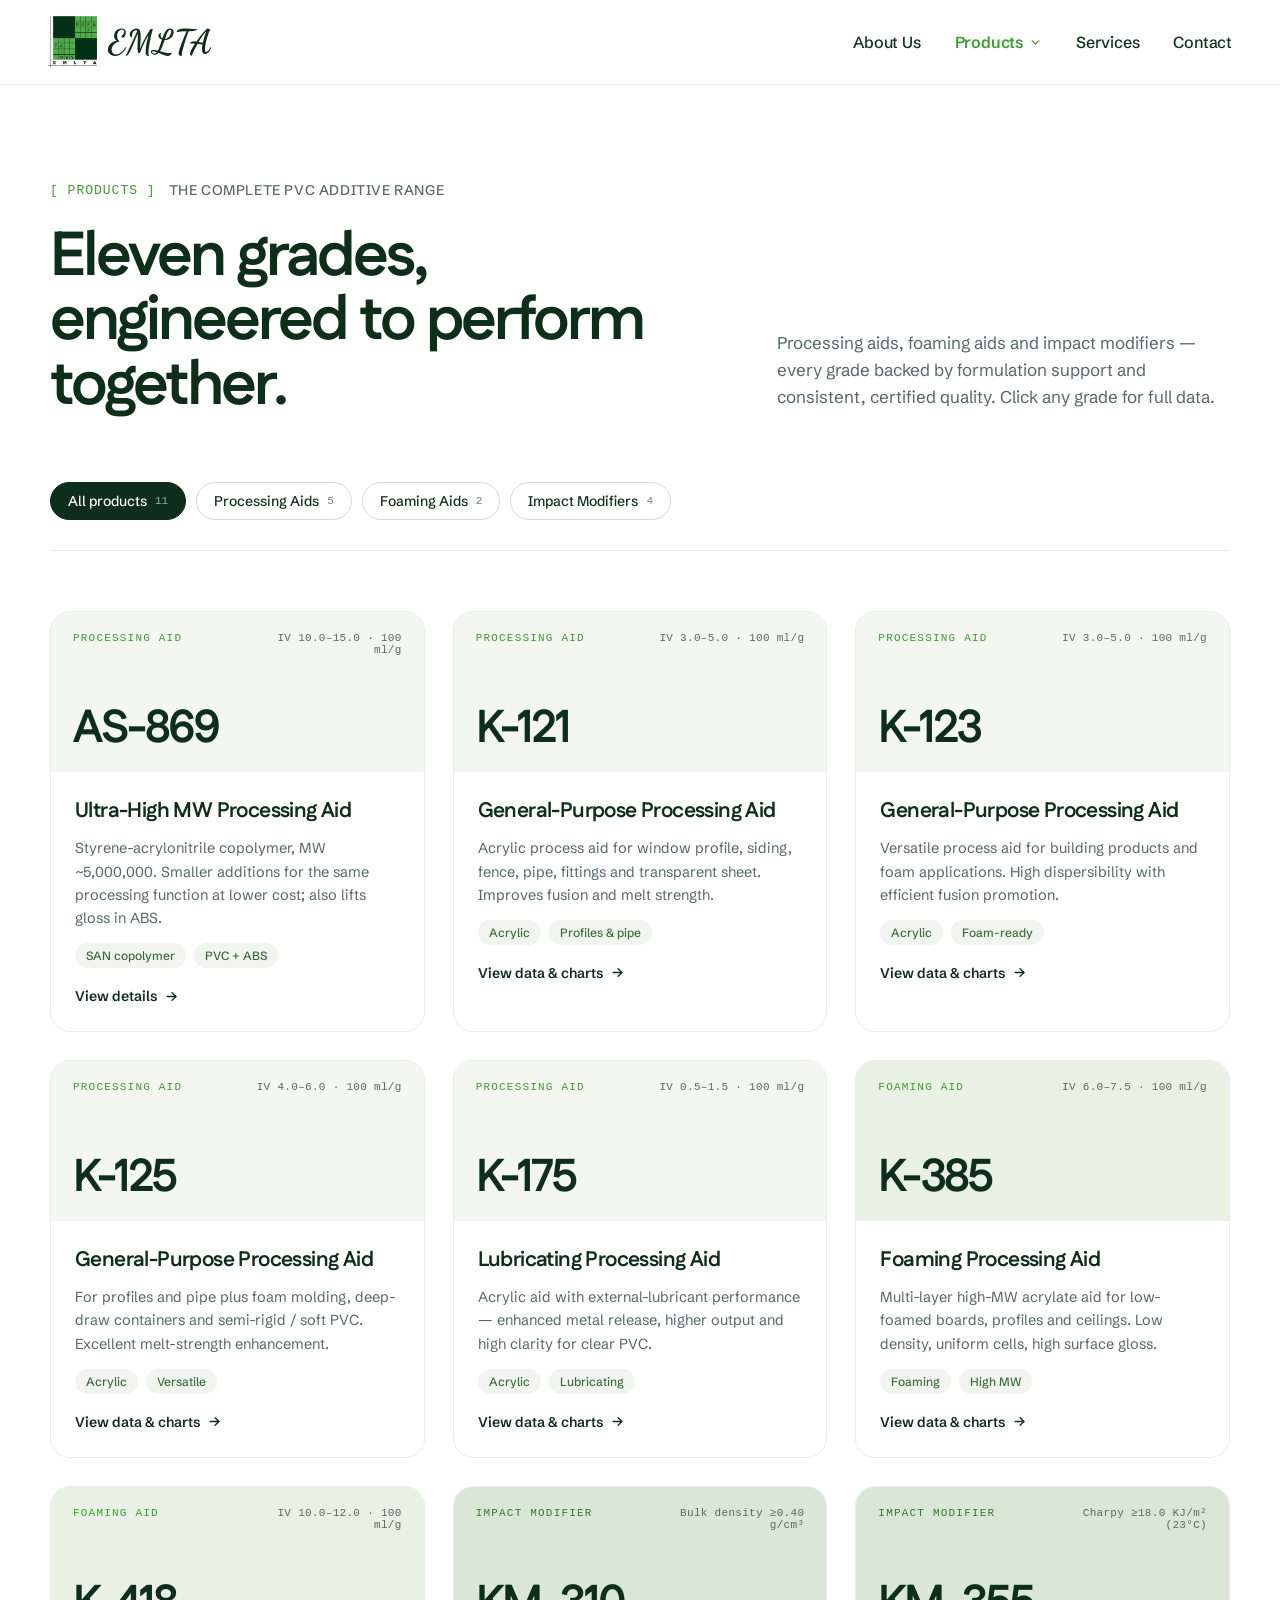
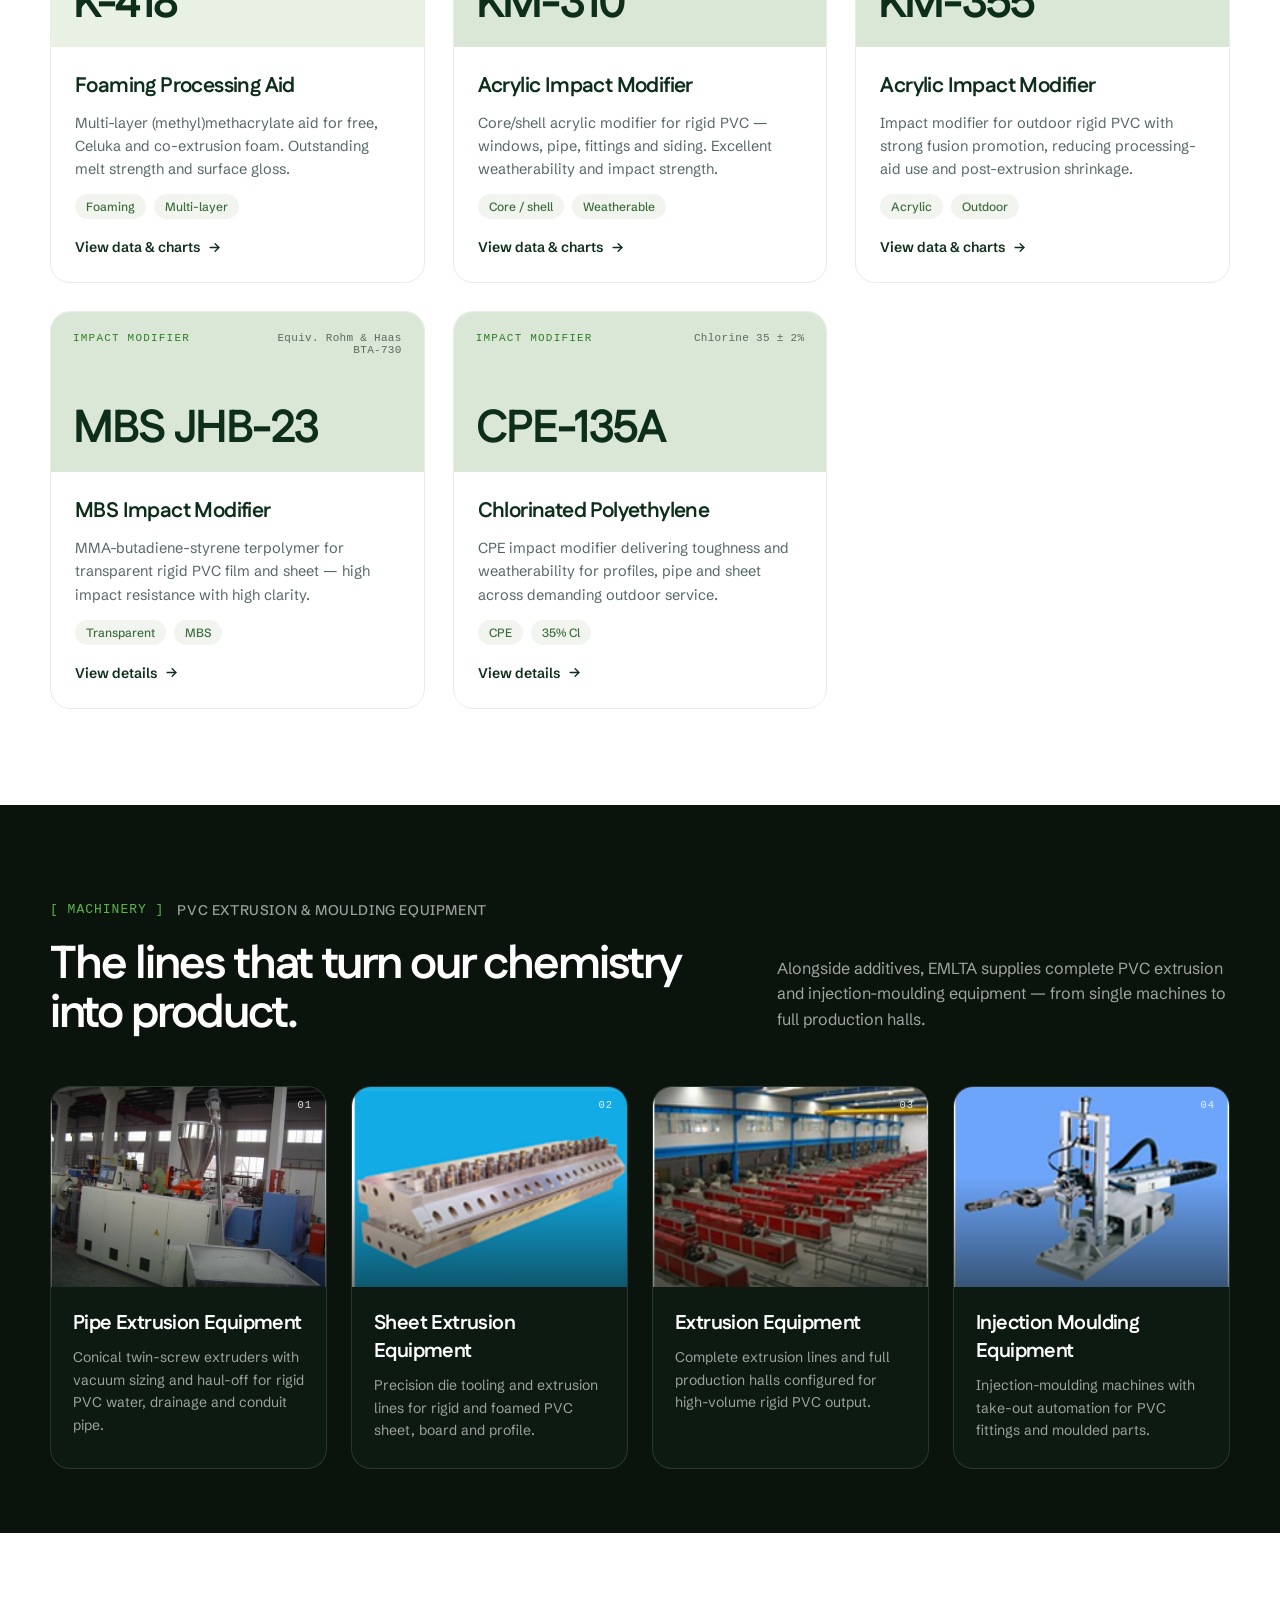
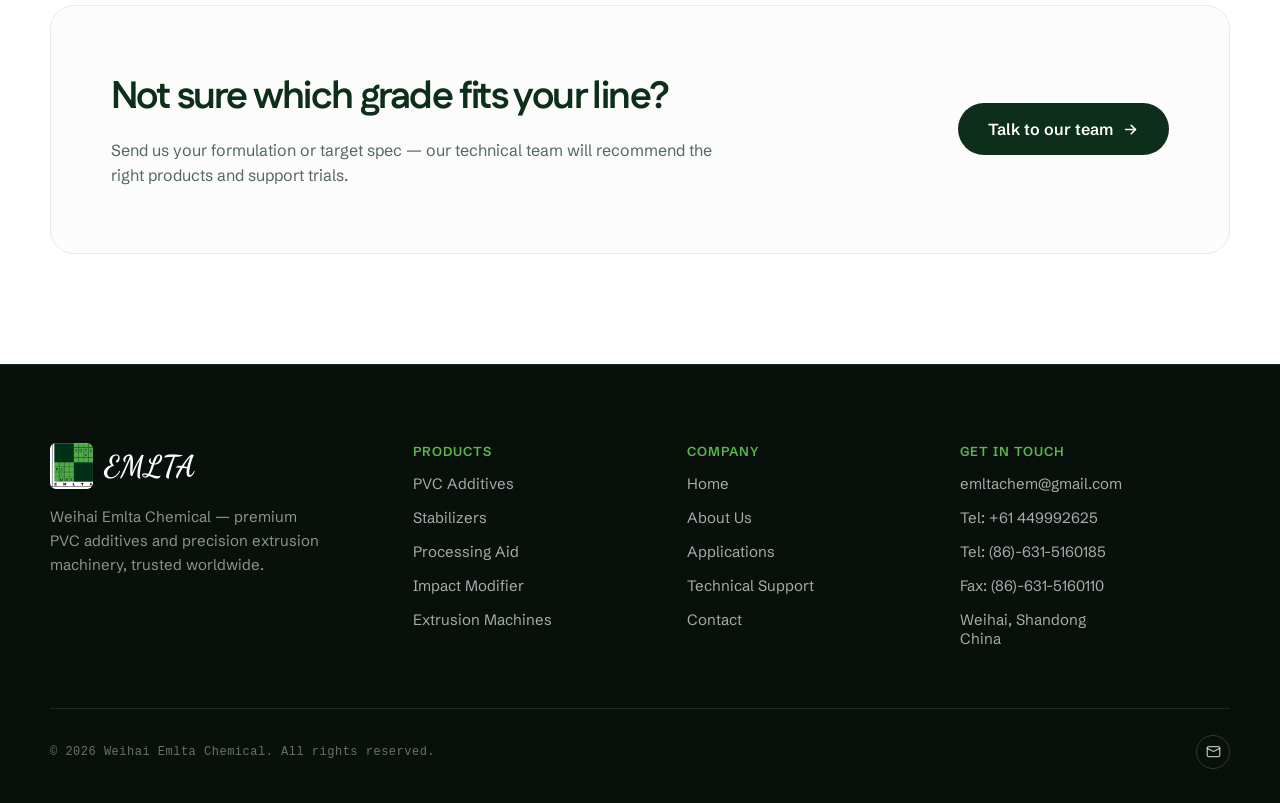
<file: products/index.html>
<!DOCTYPE html>
<html lang="en">
<head>
<meta charset="utf-8">
<meta name="viewport" content="width=device-width, initial-scale=1">
<title>Products · EMLTA</title>
<link rel="icon" href="../assets/images/emlta-logo.jpg">
<link rel="preconnect" href="https://fonts.googleapis.com">
<link rel="preconnect" href="https://fonts.gstatic.com" crossorigin="">
<link href="https://fonts.googleapis.com/css2?family=Dancing+Script:wght@500;600;700&amp;family=Schibsted+Grotesk:wght@400;500;600;700&amp;family=Fustat:wght@400;500;600;700&amp;display=swap" rel="stylesheet">
<link rel="stylesheet" href="../assets/css/site.css">
<style>
  /* ---------- Page header ---------- */
  .products-header { position: relative; width: 100%; padding: 96px 48px 64px; background: #ffffff; }
  .page-label { display: flex; align-items: center; gap: 13px; margin-bottom: 26px; }
  .page-label .tag { font-family: var(--font-mono); font-size: 13px; letter-spacing: 1px; color: #3a9e2e; }
  .page-label .sub { font-family: var(--font-body); font-weight: 500; font-size: 14px; letter-spacing: 0.6px; text-transform: uppercase; color: #5a6a5e; }
  .header-grid { display: grid; grid-template-columns: 1.5fr 1fr; gap: 48px; align-items: end; }
  .products-title { margin: 0; max-width: 760px; font-family: var(--font-heading); font-weight: 700; font-size: 62px; line-height: 1.04; letter-spacing: -3px; color: #0d2e1a; text-wrap: pretty; }
  .header-intro { margin: 0 0 8px; font-family: var(--font-body); font-weight: 400; font-size: 17px; line-height: 1.6; color: #566; text-wrap: pretty; }

  /* ---------- Category filter bar ---------- */
  .filter-wrap { width: 100%; padding: 0 48px 12px; background: #ffffff; }
  .filter-bar { display: flex; flex-wrap: wrap; gap: 10px; padding-bottom: 30px; border-bottom: 1px solid #e9ece7; }
  .filter-chip {
    display: inline-flex; align-items: center; gap: 8px; padding: 9px 17px; border-radius: 999px;
    background: #ffffff; color: #0d2e1a; border: 1px solid #d6dad3;
    font-family: var(--font-body); font-weight: 500; font-size: 14px; cursor: pointer;
    transition: background 0.2s ease, color 0.2s ease;
  }
  .filter-chip .count { font-family: var(--font-mono); font-size: 11px; opacity: 0.6; }
  .filter-chip.active { background: #0d2e1a; color: #ffffff; border: 1px solid #0d2e1a; }

  /* ---------- Product grid ---------- */
  .products-section { width: 100%; padding: 48px 48px 96px; background: #ffffff; }
  .product-grid { display: grid; grid-template-columns: repeat(auto-fill, minmax(330px, 1fr)); gap: 28px; }

  .product-card { display: flex; flex-direction: column; border-radius: 20px; overflow: hidden; background: #ffffff; cursor: pointer; }
  .card-head { position: relative; height: 160px; display: flex; flex-direction: column; justify-content: space-between; padding: 20px 22px; overflow: hidden; }
  .cat-processing .card-head { background: #f3f6f1; }
  .cat-foaming .card-head { background: #e8f1e3; }
  .cat-impact .card-head { background: #dbe7d6; }
  .card-head-top { display: flex; justify-content: space-between; align-items: flex-start; gap: 12px; }
  .card-cat { font-family: var(--font-mono); font-size: 11px; letter-spacing: 1.2px; text-transform: uppercase; }
  .cat-processing .card-cat, .cat-foaming .card-cat { color: #3a9e2e; }
  .cat-impact .card-cat { color: #2f7d27; }
  .card-spec { font-family: var(--font-mono); font-size: 11px; letter-spacing: 0.3px; text-align: right; color: #5a6a5e; max-width: 150px; }
  .card-code { font-family: var(--font-heading); font-weight: 700; font-size: 46px; line-height: 1; letter-spacing: -2px; color: #0d2e1a; }
  .card-body { display: flex; flex-direction: column; gap: 11px; padding: 24px 24px 26px; }
  .card-name { margin: 0; font-family: var(--font-heading); font-weight: 700; font-size: 21px; letter-spacing: -0.6px; color: #0d2e1a; }
  .card-blurb { margin: 0; font-size: 14.5px; line-height: 1.6; color: #566; text-wrap: pretty; }
  .card-tags { display: flex; flex-wrap: wrap; gap: 8px; margin-top: 2px; }
  .tag-pill { padding: 5px 11px; border-radius: 999px; background: #f1f4ef; font-size: 12px; font-weight: 500; color: #3a6b3a; }
  .card-cta { display: inline-flex; align-items: center; gap: 7px; margin-top: 8px; font-weight: 600; font-size: 14px; color: #0d2e1a; }

  /* ---------- Machinery ---------- */
  .machines-section { width: 100%; padding: 96px 48px 64px; background: #0a130c; scroll-margin-top: 96px; }
  .machines-section .page-label { margin-bottom: 22px; }
  .machines-section .page-label .tag { color: #5cb84a; }
  .machines-section .page-label .sub { color: rgba(255, 255, 255, 0.6); }
  .machines-header-grid { display: grid; grid-template-columns: 1.5fr 1fr; gap: 48px; align-items: end; margin-bottom: 48px; }
  .machines-title { margin: 0; max-width: 720px; font-family: var(--font-heading); font-weight: 700; font-size: 46px; line-height: 1.06; letter-spacing: -2px; color: #ffffff; text-wrap: pretty; }
  .machines-intro { margin: 0 0 6px; font-size: 16px; line-height: 1.6; color: rgba(255, 255, 255, 0.62); text-wrap: pretty; }
  .machine-grid { display: grid; grid-template-columns: repeat(auto-fill, minmax(260px, 1fr)); gap: 24px; }
  .machine-card { display: flex; flex-direction: column; border: 1px solid rgba(255, 255, 255, 0.12); border-radius: 20px; overflow: hidden; background: #0d1a11; }
  .machine-photo { position: relative; height: 200px; overflow: hidden; }
  .machine-photo img { width: 100%; height: 100%; object-fit: cover; display: block; }
  .machine-scrim { position: absolute; inset: 0; background: linear-gradient(180deg, rgba(10,19,12,0) 45%, rgba(10,19,12,0.55) 100%); }
  .machine-num { position: absolute; right: 14px; top: 12px; font-family: var(--font-mono); font-size: 10.5px; letter-spacing: 1px; color: rgba(255, 255, 255, 0.85); }
  .machine-body { display: flex; flex-direction: column; gap: 9px; padding: 22px 22px 26px; }
  .machine-name { margin: 0; font-family: var(--font-heading); font-weight: 700; font-size: 20px; letter-spacing: -0.6px; color: #ffffff; }
  .machine-desc { margin: 0; font-size: 14px; line-height: 1.6; color: rgba(255, 255, 255, 0.6); }

  /* ---------- CTA band ---------- */
  .cta-section { width: 100%; padding: 72px 48px 110px; background: #ffffff; }
  .cta-band { border-radius: 24px; background: #fcfcfc; border: 1px solid #e9ece7; padding: 64px 60px; display: flex; align-items: center; justify-content: space-between; flex-wrap: wrap; gap: 32px; }
  .cta-band-copy { max-width: 620px; }
  .cta-band h2 { margin: 0 0 14px; font-family: var(--font-heading); font-weight: 700; font-size: 38px; letter-spacing: -1.6px; color: #0d2e1a; text-wrap: pretty; }
  .cta-band p { margin: 0; font-size: 16px; line-height: 1.6; color: #566; }
  .cta-pill {
    display: inline-flex; align-items: center; gap: 9px; padding: 16px 30px; border-radius: 999px;
    background: #0d2e1a; color: #ffffff; text-decoration: none; font-weight: 600; font-size: 16px;
    transition: background 0.3s ease;
  }
  .cta-pill:hover { background: #3a9e2e; }

  /* ---------- Product detail modal ---------- */
  @keyframes emltaModalIn { from { opacity: 0; transform: translateY(18px); } to { opacity: 1; transform: translateY(0); } }
  @keyframes emltaFadeIn { from { opacity: 0; } to { opacity: 1; } }

  .modal-overlay {
    position: fixed; inset: 0; z-index: 300; background: rgba(7,16,10,0.55);
    backdrop-filter: blur(4px); -webkit-backdrop-filter: blur(4px);
    display: none; align-items: flex-start; justify-content: center;
    padding: 5vh 20px 8vh; overflow-y: auto;
  }
  .modal-overlay.open { display: flex; animation: emltaFadeIn 0.2s ease; }
  .modal-panel {
    position: relative; width: 100%; max-width: 780px; background: #ffffff; border-radius: 24px;
    overflow: hidden; box-shadow: 0 40px 100px rgba(0,0,0,0.45);
    animation: emltaModalIn 0.32s var(--ease-out);
  }
  .modal-head { position: relative; padding: 34px 40px 30px; }
  .modal-close {
    position: absolute; top: 22px; right: 22px; width: 38px; height: 38px;
    display: flex; align-items: center; justify-content: center;
    border: none; border-radius: 999px; background: rgba(255,255,255,0.75); cursor: pointer;
    transition: background 0.2s ease;
  }
  .modal-close:hover { background: #ffffff; }
  .modal-cat { display: block; font-family: var(--font-mono); font-size: 11px; letter-spacing: 1.2px; text-transform: uppercase; margin-bottom: 10px; }
  .modal-title-row { display: flex; align-items: baseline; gap: 16px; flex-wrap: wrap; }
  .modal-code { font-family: var(--font-heading); font-weight: 700; font-size: 50px; line-height: 1; letter-spacing: -2px; color: #0d2e1a; }
  .modal-name { font-family: var(--font-heading); font-weight: 600; font-size: 20px; letter-spacing: -0.4px; color: #0d2e1a; }
  .modal-body { padding: 32px 40px 40px; }
  .modal-desc { margin: 0 0 28px; font-size: 15.5px; line-height: 1.65; color: #3a4a40; text-wrap: pretty; }
  .modal-sec { margin-bottom: 30px; }
  .modal-sec--props { margin-bottom: 8px; }
  .modal-sec-label { display: block; font-family: var(--font-mono); font-size: 11px; letter-spacing: 1.2px; text-transform: uppercase; color: #3a9e2e; margin-bottom: 14px; }
  .benefit-grid { display: grid; grid-template-columns: repeat(auto-fit, minmax(240px, 1fr)); gap: 10px 24px; }
  .benefit { display: flex; align-items: flex-start; gap: 10px; font-size: 14.5px; line-height: 1.5; color: #3a4a40; }
  .benefit svg { flex: 0 0 auto; margin-top: 2px; }
  .props-table { border: 1px solid #e9ece7; border-radius: 14px; overflow: hidden; }
  .prop-row { display: flex; justify-content: space-between; align-items: center; gap: 18px; padding: 13px 18px; border-bottom: 1px solid #eef1ec; }
  .prop-row .k { font-size: 14px; color: #5a6a5e; }
  .prop-row .v { font-size: 14px; font-weight: 600; color: #0d2e1a; text-align: right; font-family: var(--font-mono); }
  .figures-sec { margin-top: 30px; }
  .figure-list { display: flex; flex-direction: column; gap: 16px; }
  .figure-list figure { margin: 0; border: 1px solid #e9ece7; border-radius: 14px; overflow: hidden; background: #ffffff; }
  .figure-list img { display: block; width: 100%; height: auto; background: #ffffff; }
  .figure-list figcaption { padding: 11px 16px; font-family: var(--font-mono); font-size: 11.5px; letter-spacing: 0.3px; color: #5a6a5e; border-top: 1px solid #eef1ec; }
  .modal-cta {
    display: inline-flex; align-items: center; gap: 9px; margin-top: 32px; padding: 14px 26px;
    border-radius: 999px; background: #0d2e1a; color: #ffffff; text-decoration: none;
    font-weight: 600; font-size: 15px; transition: background 0.3s ease;
  }
  .modal-cta:hover { background: #3a9e2e; }

  /* ---------- Mobile (not in the original design — pragmatic stacking) ---------- */
  @media (max-width: 1000px) {
    .products-header { padding: 64px 20px 48px; }
    .filter-wrap { padding: 0 20px 12px; }
    .products-section { padding: 40px 20px 72px; }
    .machines-section { padding: 72px 20px 56px; }
    .cta-section { padding: 56px 20px 80px; }
    .header-grid, .machines-header-grid { grid-template-columns: 1fr; gap: 24px; align-items: start; }
    .products-title { font-size: 44px; letter-spacing: -2px; }
    .machines-title { font-size: 36px; letter-spacing: -1.4px; }
    .cta-band { padding: 44px 32px; }
    .modal-head { padding: 28px 24px 26px; }
    .modal-body { padding: 26px 24px 32px; }
  }

  @media (max-width: 640px) {
    .page-label { flex-wrap: wrap; row-gap: 6px; }
    .page-label .tag { white-space: nowrap; }

    .products-header { padding: 56px 20px 40px; }
    .header-grid { gap: 20px; }
    .products-title { font-size: 40px; letter-spacing: -1.6px; }
    .header-intro { font-size: 16px; }

    .filter-bar { gap: 8px; padding-bottom: 24px; }
    .filter-chip { padding: 8px 14px; font-size: 13px; }

    .products-section { padding: 32px 20px 60px; }
    .product-grid { grid-template-columns: 1fr; gap: 20px; }
    .card-code { font-size: 40px; letter-spacing: -1.6px; }

    .machines-section { padding: 60px 20px 56px; }
    .machines-header-grid { gap: 18px; margin-bottom: 34px; }
    .machines-title { font-size: 30px; letter-spacing: -1.1px; }
    .machine-grid { grid-template-columns: 1fr; gap: 18px; }

    .cta-section { padding: 48px 20px 64px; }
    .cta-band { padding: 36px 24px; }
    .cta-band h2 { font-size: 28px; letter-spacing: -1.1px; }

    .modal-overlay { padding: 3vh 12px 6vh; }
    .modal-head { padding: 24px 18px 20px; }
    .modal-close { top: 14px; right: 14px; background: rgba(241, 244, 239, 0.9); }
    .modal-title-row { gap: 10px; padding-right: 40px; }
    .modal-code { font-size: 38px; letter-spacing: -1.5px; }
    .modal-name { font-size: 18px; }
    .modal-body { padding: 22px 18px 28px; }
    .modal-desc { font-size: 15px; margin-bottom: 22px; }
    .modal-sec { margin-bottom: 24px; }
    .benefit-grid { grid-template-columns: 1fr; }
    .prop-row { padding: 12px 14px; gap: 12px; }
    .modal-cta { margin-top: 24px; }
  }
</style>
</head>
<body>

<nav class="site-nav">
  <a href="../" class="nav-logo">
    <img src="../assets/images/emlta-logo.jpg" alt="EMLTA">
    <span class="nav-wordmark">EMLTA</span>
  </a>

  <div class="nav-links">
    <a href="../about/" class="nav-link">About Us</a>

    <div class="nav-products">
      <a href="./" class="nav-link active">Products
        <span class="nav-chevron"><svg width="13" height="13" viewBox="0 0 24 24" fill="none" stroke="currentColor" stroke-width="2.4" stroke-linecap="round" stroke-linejoin="round"><polyline points="6 9 12 15 18 9"></polyline></svg></span>
      </a>

      <div class="nav-drawer">
        <a href="./">
          <svg width="19" height="19" viewBox="0 0 24 24" fill="none" stroke="#3a9e2e" stroke-width="1.9" stroke-linecap="round" stroke-linejoin="round"><path d="M10 2v7.5L4.7 20.4a1 1 0 0 0 .9 1.6h12.8a1 1 0 0 0 .9-1.6L14 9.5V2"></path><path d="M8.5 2h7"></path><path d="M7 16h10"></path></svg>
          PVC Additives
        </a>
        <a href="./">
          <svg width="19" height="19" viewBox="0 0 24 24" fill="none" stroke="#3a9e2e" stroke-width="1.9" stroke-linecap="round" stroke-linejoin="round"><path d="M20 13c0 5-3.5 7.5-7.7 9a1 1 0 0 1-.7 0C7.5 20.5 4 18 4 13V6a1 1 0 0 1 1-1c2 0 4.5-1.2 6.2-2.7a1.2 1.2 0 0 1 1.5 0C14.5 3.8 17 5 19 5a1 1 0 0 1 1 1z"></path></svg>
          Stabilizers
        </a>
        <a href="./">
          <svg width="19" height="19" viewBox="0 0 24 24" fill="none" stroke="#3a9e2e" stroke-width="1.9" stroke-linecap="round" stroke-linejoin="round"><path d="M14.7 6.3a1 1 0 0 0 0 1.4l1.6 1.6a1 1 0 0 0 1.4 0l3.8-3.8a6 6 0 0 1-7.9 7.9l-6.9 6.9a2.1 2.1 0 0 1-3-3l6.9-6.9a6 6 0 0 1 7.9-7.9l-3.8 3.8z"></path></svg>
          Processing Aid
        </a>
        <a href="./#machines">
          <svg width="19" height="19" viewBox="0 0 24 24" fill="none" stroke="#3a9e2e" stroke-width="1.9" stroke-linecap="round" stroke-linejoin="round"><path d="M12.8 2.2a2 2 0 0 0-1.6 0L2.6 6.1a1 1 0 0 0 0 1.8l8.6 3.9a2 2 0 0 0 1.6 0l8.6-3.9a1 1 0 0 0 0-1.8Z"></path><path d="m22 17.6-9.2 4.2a2 2 0 0 1-1.6 0L2 17.6"></path><path d="m22 12.6-9.2 4.2a2 2 0 0 1-1.6 0L2 12.6"></path></svg>
          Extrusion Machines
        </a>
      </div>
    </div>

    <a href="../services/" class="nav-link">Services</a>
    <a href="../contact/" class="nav-link">Contact</a>
  </div>
</nav>

<!-- PAGE HEADER -->
<header class="products-header">
  <div class="container">
    <div class="page-label">
      <span class="tag">[ PRODUCTS ]</span>
      <span class="sub">The complete PVC additive range</span>
    </div>
    <div class="header-grid">
      <h1 class="products-title">Eleven grades, engineered to perform together.</h1>
      <p class="header-intro">Processing aids, foaming aids and impact modifiers — every grade backed by formulation support and consistent, certified quality. Click any grade for full data.</p>
    </div>
  </div>
</header>

<!-- CATEGORY FILTER BAR -->
<div class="filter-wrap">
  <div class="container filter-bar">
    <button class="filter-chip active" data-filter="all">All products<span class="count">11</span></button>
    <button class="filter-chip" data-filter="processing">Processing Aids<span class="count">5</span></button>
    <button class="filter-chip" data-filter="foaming">Foaming Aids<span class="count">2</span></button>
    <button class="filter-chip" data-filter="impact">Impact Modifiers<span class="count">4</span></button>
  </div>
</div>

<!-- PRODUCT GRID -->
<section class="products-section">
  <div class="container product-grid">

    <div class="product-card lift-card cat-processing" data-code="AS-869" data-cat="processing">
      <div class="card-head">
        <div class="card-head-top">
          <span class="card-cat">Processing Aid</span>
          <span class="card-spec">IV 10.0–15.0 · 100 ml/g</span>
        </div>
        <span class="card-code">AS-869</span>
      </div>
      <div class="card-body">
        <h3 class="card-name">Ultra-High MW Processing Aid</h3>
        <p class="card-blurb">Styrene-acrylonitrile copolymer, MW ~5,000,000. Smaller additions for the same processing function at lower cost; also lifts gloss in ABS.</p>
        <div class="card-tags">
          <span class="tag-pill">SAN copolymer</span>
          <span class="tag-pill">PVC + ABS</span>
        </div>
        <span class="card-cta">View details
          <svg width="15" height="15" viewBox="0 0 24 24" fill="none" stroke="currentColor" stroke-width="2.2" stroke-linecap="round" stroke-linejoin="round"><path d="M5 12h14"></path><path d="m13 6 6 6-6 6"></path></svg>
        </span>
      </div>
    </div>

    <div class="product-card lift-card cat-processing" data-code="K-121" data-cat="processing">
      <div class="card-head">
        <div class="card-head-top">
          <span class="card-cat">Processing Aid</span>
          <span class="card-spec">IV 3.0–5.0 · 100 ml/g</span>
        </div>
        <span class="card-code">K-121</span>
      </div>
      <div class="card-body">
        <h3 class="card-name">General-Purpose Processing Aid</h3>
        <p class="card-blurb">Acrylic process aid for window profile, siding, fence, pipe, fittings and transparent sheet. Improves fusion and melt strength.</p>
        <div class="card-tags">
          <span class="tag-pill">Acrylic</span>
          <span class="tag-pill">Profiles &amp; pipe</span>
        </div>
        <span class="card-cta">View data &amp; charts
          <svg width="15" height="15" viewBox="0 0 24 24" fill="none" stroke="currentColor" stroke-width="2.2" stroke-linecap="round" stroke-linejoin="round"><path d="M5 12h14"></path><path d="m13 6 6 6-6 6"></path></svg>
        </span>
      </div>
    </div>

    <div class="product-card lift-card cat-processing" data-code="K-123" data-cat="processing">
      <div class="card-head">
        <div class="card-head-top">
          <span class="card-cat">Processing Aid</span>
          <span class="card-spec">IV 3.0–5.0 · 100 ml/g</span>
        </div>
        <span class="card-code">K-123</span>
      </div>
      <div class="card-body">
        <h3 class="card-name">General-Purpose Processing Aid</h3>
        <p class="card-blurb">Versatile process aid for building products and foam applications. High dispersibility with efficient fusion promotion.</p>
        <div class="card-tags">
          <span class="tag-pill">Acrylic</span>
          <span class="tag-pill">Foam-ready</span>
        </div>
        <span class="card-cta">View data &amp; charts
          <svg width="15" height="15" viewBox="0 0 24 24" fill="none" stroke="currentColor" stroke-width="2.2" stroke-linecap="round" stroke-linejoin="round"><path d="M5 12h14"></path><path d="m13 6 6 6-6 6"></path></svg>
        </span>
      </div>
    </div>

    <div class="product-card lift-card cat-processing" data-code="K-125" data-cat="processing">
      <div class="card-head">
        <div class="card-head-top">
          <span class="card-cat">Processing Aid</span>
          <span class="card-spec">IV 4.0–6.0 · 100 ml/g</span>
        </div>
        <span class="card-code">K-125</span>
      </div>
      <div class="card-body">
        <h3 class="card-name">General-Purpose Processing Aid</h3>
        <p class="card-blurb">For profiles and pipe plus foam molding, deep-draw containers and semi-rigid / soft PVC. Excellent melt-strength enhancement.</p>
        <div class="card-tags">
          <span class="tag-pill">Acrylic</span>
          <span class="tag-pill">Versatile</span>
        </div>
        <span class="card-cta">View data &amp; charts
          <svg width="15" height="15" viewBox="0 0 24 24" fill="none" stroke="currentColor" stroke-width="2.2" stroke-linecap="round" stroke-linejoin="round"><path d="M5 12h14"></path><path d="m13 6 6 6-6 6"></path></svg>
        </span>
      </div>
    </div>

    <div class="product-card lift-card cat-processing" data-code="K-175" data-cat="processing">
      <div class="card-head">
        <div class="card-head-top">
          <span class="card-cat">Processing Aid</span>
          <span class="card-spec">IV 0.5–1.5 · 100 ml/g</span>
        </div>
        <span class="card-code">K-175</span>
      </div>
      <div class="card-body">
        <h3 class="card-name">Lubricating Processing Aid</h3>
        <p class="card-blurb">Acrylic aid with external-lubricant performance — enhanced metal release, higher output and high clarity for clear PVC.</p>
        <div class="card-tags">
          <span class="tag-pill">Acrylic</span>
          <span class="tag-pill">Lubricating</span>
        </div>
        <span class="card-cta">View data &amp; charts
          <svg width="15" height="15" viewBox="0 0 24 24" fill="none" stroke="currentColor" stroke-width="2.2" stroke-linecap="round" stroke-linejoin="round"><path d="M5 12h14"></path><path d="m13 6 6 6-6 6"></path></svg>
        </span>
      </div>
    </div>

    <div class="product-card lift-card cat-foaming" data-code="K-385" data-cat="foaming">
      <div class="card-head">
        <div class="card-head-top">
          <span class="card-cat">Foaming Aid</span>
          <span class="card-spec">IV 6.0–7.5 · 100 ml/g</span>
        </div>
        <span class="card-code">K-385</span>
      </div>
      <div class="card-body">
        <h3 class="card-name">Foaming Processing Aid</h3>
        <p class="card-blurb">Multi-layer high-MW acrylate aid for low-foamed boards, profiles and ceilings. Low density, uniform cells, high surface gloss.</p>
        <div class="card-tags">
          <span class="tag-pill">Foaming</span>
          <span class="tag-pill">High MW</span>
        </div>
        <span class="card-cta">View data &amp; charts
          <svg width="15" height="15" viewBox="0 0 24 24" fill="none" stroke="currentColor" stroke-width="2.2" stroke-linecap="round" stroke-linejoin="round"><path d="M5 12h14"></path><path d="m13 6 6 6-6 6"></path></svg>
        </span>
      </div>
    </div>

    <div class="product-card lift-card cat-foaming" data-code="K-418" data-cat="foaming">
      <div class="card-head">
        <div class="card-head-top">
          <span class="card-cat">Foaming Aid</span>
          <span class="card-spec">IV 10.0–12.0 · 100 ml/g</span>
        </div>
        <span class="card-code">K-418</span>
      </div>
      <div class="card-body">
        <h3 class="card-name">Foaming Processing Aid</h3>
        <p class="card-blurb">Multi-layer (methyl)methacrylate aid for free, Celuka and co-extrusion foam. Outstanding melt strength and surface gloss.</p>
        <div class="card-tags">
          <span class="tag-pill">Foaming</span>
          <span class="tag-pill">Multi-layer</span>
        </div>
        <span class="card-cta">View data &amp; charts
          <svg width="15" height="15" viewBox="0 0 24 24" fill="none" stroke="currentColor" stroke-width="2.2" stroke-linecap="round" stroke-linejoin="round"><path d="M5 12h14"></path><path d="m13 6 6 6-6 6"></path></svg>
        </span>
      </div>
    </div>

    <div class="product-card lift-card cat-impact" data-code="KM-310" data-cat="impact">
      <div class="card-head">
        <div class="card-head-top">
          <span class="card-cat">Impact Modifier</span>
          <span class="card-spec">Bulk density ≥0.40 g/cm³</span>
        </div>
        <span class="card-code">KM-310</span>
      </div>
      <div class="card-body">
        <h3 class="card-name">Acrylic Impact Modifier</h3>
        <p class="card-blurb">Core/shell acrylic modifier for rigid PVC — windows, pipe, fittings and siding. Excellent weatherability and impact strength.</p>
        <div class="card-tags">
          <span class="tag-pill">Core / shell</span>
          <span class="tag-pill">Weatherable</span>
        </div>
        <span class="card-cta">View data &amp; charts
          <svg width="15" height="15" viewBox="0 0 24 24" fill="none" stroke="currentColor" stroke-width="2.2" stroke-linecap="round" stroke-linejoin="round"><path d="M5 12h14"></path><path d="m13 6 6 6-6 6"></path></svg>
        </span>
      </div>
    </div>

    <div class="product-card lift-card cat-impact" data-code="KM-355" data-cat="impact">
      <div class="card-head">
        <div class="card-head-top">
          <span class="card-cat">Impact Modifier</span>
          <span class="card-spec">Charpy ≥18.0 KJ/m² (23°C)</span>
        </div>
        <span class="card-code">KM-355</span>
      </div>
      <div class="card-body">
        <h3 class="card-name">Acrylic Impact Modifier</h3>
        <p class="card-blurb">Impact modifier for outdoor rigid PVC with strong fusion promotion, reducing processing-aid use and post-extrusion shrinkage.</p>
        <div class="card-tags">
          <span class="tag-pill">Acrylic</span>
          <span class="tag-pill">Outdoor</span>
        </div>
        <span class="card-cta">View data &amp; charts
          <svg width="15" height="15" viewBox="0 0 24 24" fill="none" stroke="currentColor" stroke-width="2.2" stroke-linecap="round" stroke-linejoin="round"><path d="M5 12h14"></path><path d="m13 6 6 6-6 6"></path></svg>
        </span>
      </div>
    </div>

    <div class="product-card lift-card cat-impact" data-code="MBS JHB-23" data-cat="impact">
      <div class="card-head">
        <div class="card-head-top">
          <span class="card-cat">Impact Modifier</span>
          <span class="card-spec">Equiv. Rohm &amp; Haas BTA-730</span>
        </div>
        <span class="card-code">MBS JHB-23</span>
      </div>
      <div class="card-body">
        <h3 class="card-name">MBS Impact Modifier</h3>
        <p class="card-blurb">MMA-butadiene-styrene terpolymer for transparent rigid PVC film and sheet — high impact resistance with high clarity.</p>
        <div class="card-tags">
          <span class="tag-pill">Transparent</span>
          <span class="tag-pill">MBS</span>
        </div>
        <span class="card-cta">View details
          <svg width="15" height="15" viewBox="0 0 24 24" fill="none" stroke="currentColor" stroke-width="2.2" stroke-linecap="round" stroke-linejoin="round"><path d="M5 12h14"></path><path d="m13 6 6 6-6 6"></path></svg>
        </span>
      </div>
    </div>

    <div class="product-card lift-card cat-impact" data-code="CPE-135A" data-cat="impact">
      <div class="card-head">
        <div class="card-head-top">
          <span class="card-cat">Impact Modifier</span>
          <span class="card-spec">Chlorine 35 ± 2%</span>
        </div>
        <span class="card-code">CPE-135A</span>
      </div>
      <div class="card-body">
        <h3 class="card-name">Chlorinated Polyethylene</h3>
        <p class="card-blurb">CPE impact modifier delivering toughness and weatherability for profiles, pipe and sheet across demanding outdoor service.</p>
        <div class="card-tags">
          <span class="tag-pill">CPE</span>
          <span class="tag-pill">35% Cl</span>
        </div>
        <span class="card-cta">View details
          <svg width="15" height="15" viewBox="0 0 24 24" fill="none" stroke="currentColor" stroke-width="2.2" stroke-linecap="round" stroke-linejoin="round"><path d="M5 12h14"></path><path d="m13 6 6 6-6 6"></path></svg>
        </span>
      </div>
    </div>

  </div>
</section>

<!-- MACHINERY -->
<section id="machines" class="machines-section">
  <div class="container">
    <div class="page-label">
      <span class="tag">[ MACHINERY ]</span>
      <span class="sub">PVC extrusion &amp; moulding equipment</span>
    </div>
    <div class="machines-header-grid">
      <h2 class="machines-title">The lines that turn our chemistry into product.</h2>
      <p class="machines-intro">Alongside additives, EMLTA supplies complete PVC extrusion and injection-moulding equipment — from single machines to full production halls.</p>
    </div>

    <div class="machine-grid">

      <div class="machine-card">
        <div class="machine-photo">
          <img src="../assets/images/machines/pipe-extrusion.jpg" alt="PVC pipe extrusion line">
          <div class="machine-scrim"></div>
          <span class="machine-num">01</span>
        </div>
        <div class="machine-body">
          <h3 class="machine-name">Pipe Extrusion Equipment</h3>
          <p class="machine-desc">Conical twin-screw extruders with vacuum sizing and haul-off for rigid PVC water, drainage and conduit pipe.</p>
        </div>
      </div>

      <div class="machine-card">
        <div class="machine-photo">
          <img src="../assets/images/machines/sheet-extrusion.jpg" alt="PVC sheet extrusion die">
          <div class="machine-scrim"></div>
          <span class="machine-num">02</span>
        </div>
        <div class="machine-body">
          <h3 class="machine-name">Sheet Extrusion Equipment</h3>
          <p class="machine-desc">Precision die tooling and extrusion lines for rigid and foamed PVC sheet, board and profile.</p>
        </div>
      </div>

      <div class="machine-card">
        <div class="machine-photo">
          <img src="../assets/images/machines/extrusion.jpg" alt="PVC extrusion production hall">
          <div class="machine-scrim"></div>
          <span class="machine-num">03</span>
        </div>
        <div class="machine-body">
          <h3 class="machine-name">Extrusion Equipment</h3>
          <p class="machine-desc">Complete extrusion lines and full production halls configured for high-volume rigid PVC output.</p>
        </div>
      </div>

      <div class="machine-card">
        <div class="machine-photo">
          <img src="../assets/images/machines/injection-molding.jpg" alt="PVC injection moulding equipment">
          <div class="machine-scrim"></div>
          <span class="machine-num">04</span>
        </div>
        <div class="machine-body">
          <h3 class="machine-name">Injection Moulding Equipment</h3>
          <p class="machine-desc">Injection-moulding machines with take-out automation for PVC fittings and moulded parts.</p>
        </div>
      </div>

    </div>
  </div>
</section>

<!-- CTA BAND -->
<section class="cta-section">
  <div class="container cta-band">
    <div class="cta-band-copy">
      <h2>Not sure which grade fits your line?</h2>
      <p>Send us your formulation or target spec — our technical team will recommend the right products and support trials.</p>
    </div>
    <a href="#site-footer" class="cta-pill">Talk to our team
      <svg width="17" height="17" viewBox="0 0 24 24" fill="none" stroke="currentColor" stroke-width="2.2" stroke-linecap="round" stroke-linejoin="round"><path d="M5 12h14"></path><path d="m13 6 6 6-6 6"></path></svg>
    </a>
  </div>
</section>

<footer id="site-footer" class="site-footer">
  <div class="container">

    <div class="footer-grid">

      <div class="footer-brand">
        <a href="../" class="nav-logo">
          <img src="../assets/images/emlta-logo.jpg" alt="EMLTA">
          <span class="nav-wordmark">EMLTA</span>
        </a>
        <p>Weihai Emlta Chemical — premium PVC additives and precision extrusion machinery, trusted worldwide.</p>
      </div>

      <div class="footer-col">
        <span class="col-title">Products</span>
        <a href="./">PVC Additives</a>
        <a href="./">Stabilizers</a>
        <a href="./">Processing Aid</a>
        <a href="./">Impact Modifier</a>
        <a href="./#machines">Extrusion Machines</a>
      </div>

      <div class="footer-col">
        <span class="col-title">Company</span>
        <a href="../">Home</a>
        <a href="../about/">About Us</a>
        <a href="../services/">Applications</a>
        <a href="../services/">Technical Support</a>
        <a href="../contact/">Contact</a>
      </div>

      <div class="footer-col">
        <span class="col-title">Get in touch</span>
        <a href="mailto:emltachem@gmail.com">emltachem@gmail.com</a>
        <a href="tel:+61449992625">Tel: +61 449992625</a>
        <a href="tel:+866315160185">Tel: (86)-631-5160185</a>
        <span class="plain">Fax: (86)-631-5160110</span>
        <span class="plain">Weihai, Shandong<br>China</span>
      </div>

    </div>

    <div class="footer-bottom">
      <span class="footer-copy">© 2026 Weihai Emlta Chemical. All rights reserved.</span>
      <div class="footer-icons">
        <a href="mailto:emltachem@gmail.com" aria-label="Email"><svg width="15" height="15" viewBox="0 0 24 24" fill="none" stroke="rgba(255,255,255,0.7)" stroke-width="2" stroke-linecap="round" stroke-linejoin="round"><rect x="2" y="4" width="20" height="16" rx="2"></rect><path d="m22 7-10 5L2 7"></path></svg></a>
      </div>
    </div>

  </div>
</footer>

<!-- PRODUCT DETAIL MODAL -->
<div class="modal-overlay" id="product-modal" role="dialog" aria-modal="true" aria-hidden="true">
  <div class="modal-panel">
    <div class="modal-head" id="modal-head">
      <button class="modal-close" id="modal-close" aria-label="Close">
        <svg width="17" height="17" viewBox="0 0 24 24" fill="none" stroke="#0d2e1a" stroke-width="2.2" stroke-linecap="round" stroke-linejoin="round"><path d="M18 6 6 18"></path><path d="m6 6 12 12"></path></svg>
      </button>
      <span class="modal-cat" id="modal-cat"></span>
      <div class="modal-title-row">
        <span class="modal-code" id="modal-code"></span>
        <span class="modal-name" id="modal-name"></span>
      </div>
    </div>
    <div class="modal-body" id="modal-body"></div>
  </div>
</div>

<script src="../assets/js/nav.js"></script>
<script src="../assets/js/products.js"></script>
</body>
</html>
</file>
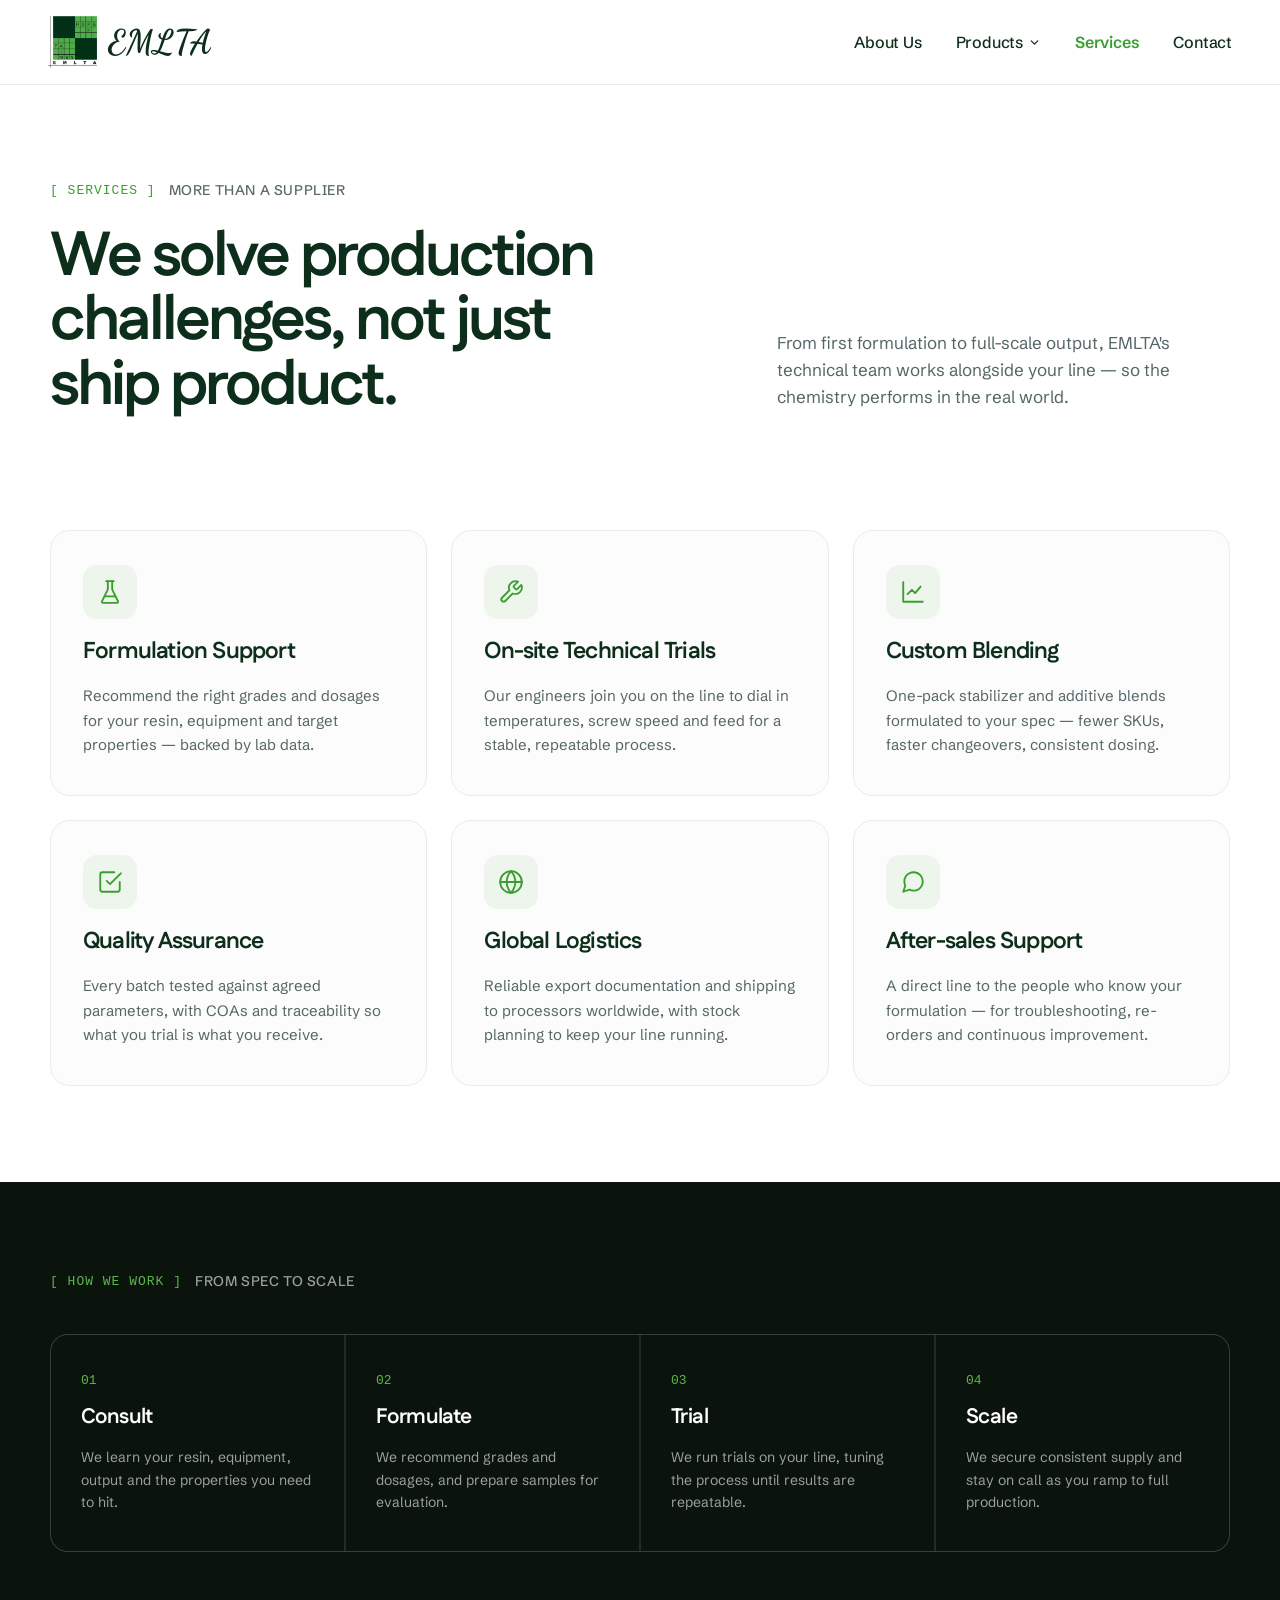
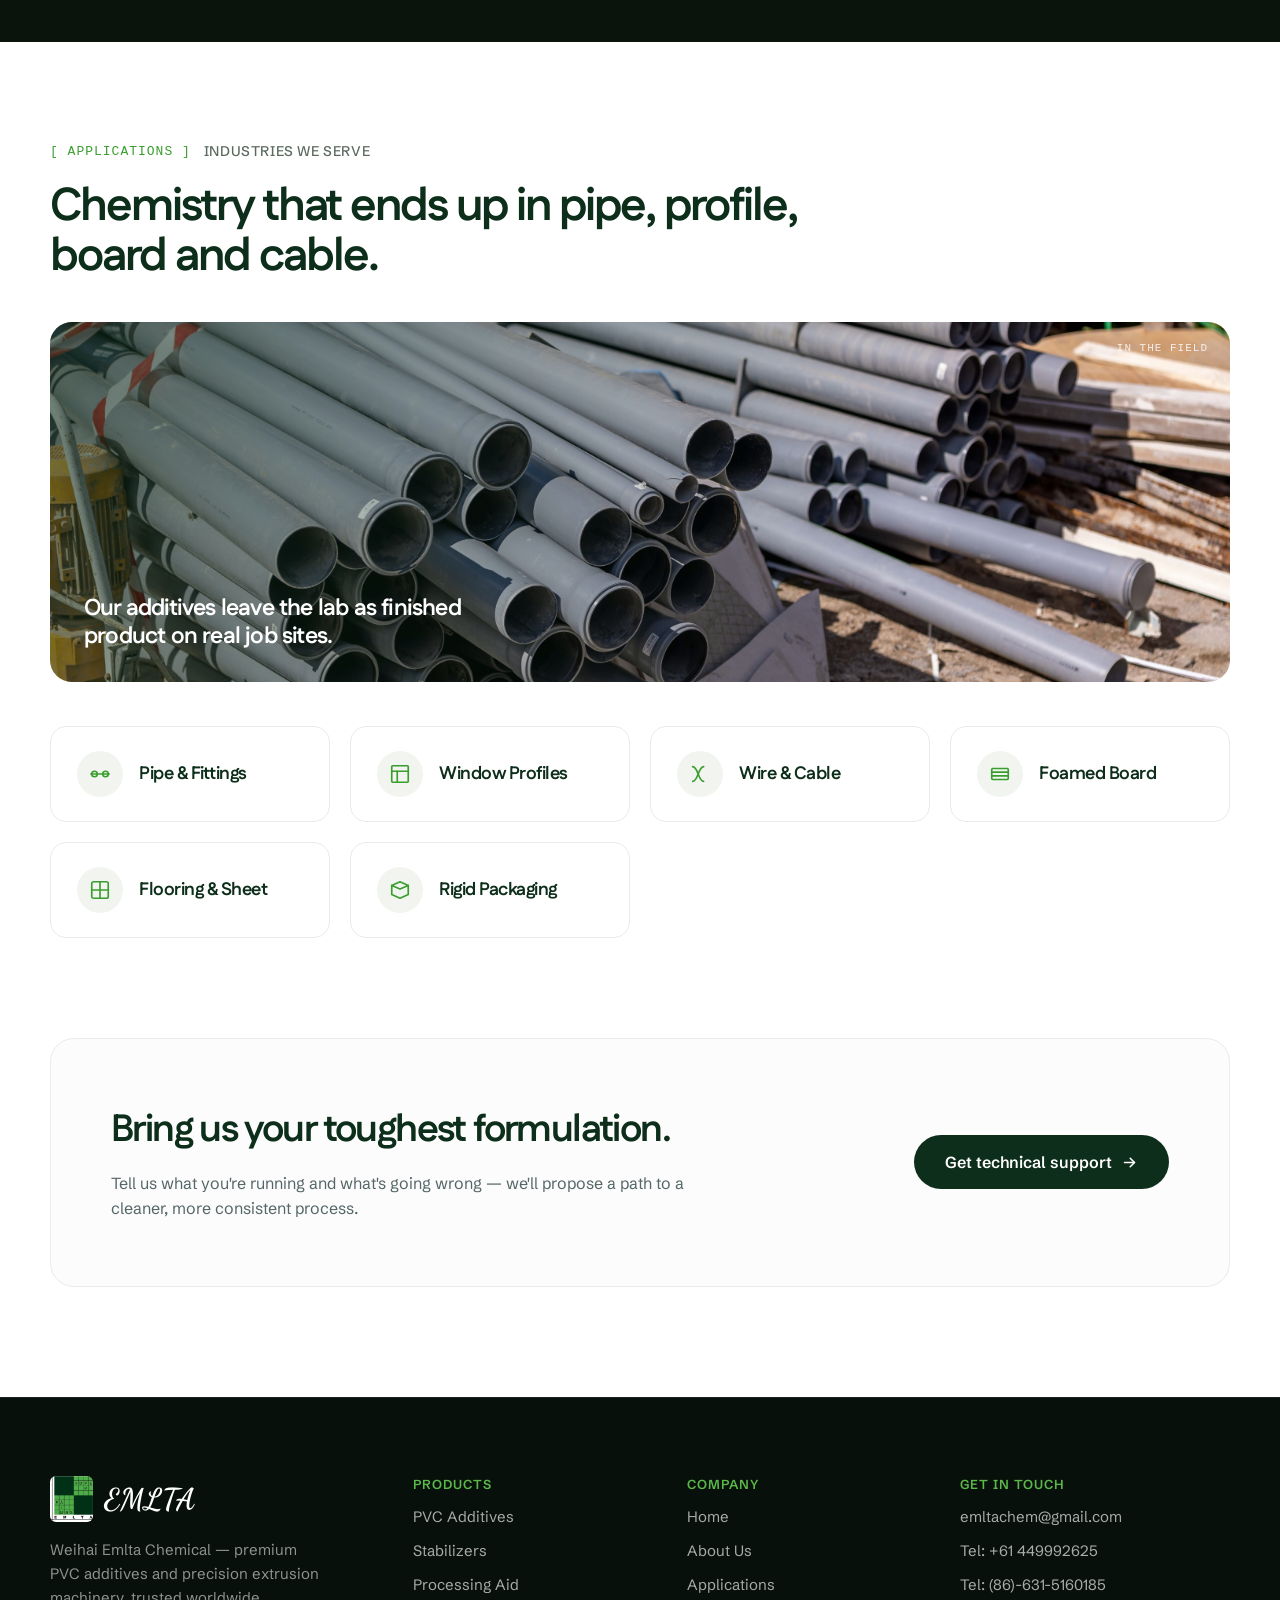
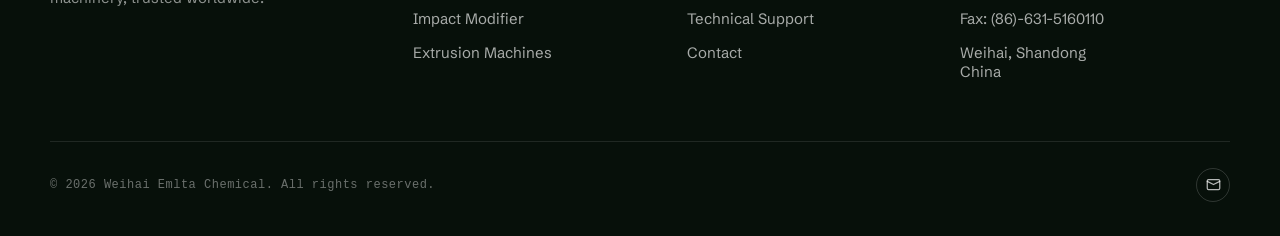
<file: services/index.html>
<!DOCTYPE html>
<html lang="en">
<head>
<meta charset="utf-8">
<meta name="viewport" content="width=device-width, initial-scale=1">
<title>Services · EMLTA</title>
<link rel="icon" href="../assets/images/emlta-logo.jpg">
<link rel="preconnect" href="https://fonts.googleapis.com">
<link rel="preconnect" href="https://fonts.gstatic.com" crossorigin="">
<link href="https://fonts.googleapis.com/css2?family=Dancing+Script:wght@500;600;700&amp;family=Schibsted+Grotesk:wght@400;500;600;700&amp;family=Fustat:wght@400;500;600;700&amp;display=swap" rel="stylesheet">
<link rel="stylesheet" href="../assets/css/site.css">
<style>
  /* Services page — ported from Services.dc.html */

  /* This page's label rows use a slightly larger subtitle than the shared default */
  .section-label .sub {
    font-weight: 500;
    font-size: 14px;
    letter-spacing: 0.6px;
  }

  /* ---------- Header ---------- */

  .svc-header {
    position: relative;
    width: 100%;
    padding: 96px 48px 64px;
    background: #ffffff;
  }
  .svc-header .section-label { margin-bottom: 26px; }
  .svc-header-grid {
    display: grid;
    grid-template-columns: 1.5fr 1fr;
    gap: 48px;
    align-items: end;
  }
  .svc-header h1 {
    margin: 0;
    max-width: 760px;
    font-family: var(--font-heading);
    font-weight: 700;
    font-size: 62px;
    line-height: 1.04;
    letter-spacing: -3px;
    color: var(--green-dark);
  }
  .svc-header-grid > p {
    margin: 0 0 8px;
    font-size: 17px;
    line-height: 1.6;
    color: var(--text-gray);
    text-wrap: pretty;
  }

  /* ---------- Services grid ---------- */

  .svc-grid-section {
    width: 100%;
    padding: 48px 48px 96px;
    background: #ffffff;
  }
  .svc-grid {
    display: grid;
    grid-template-columns: repeat(auto-fit, minmax(330px, 1fr));
    gap: 24px;
  }
  .svc-card {
    display: flex;
    flex-direction: column;
    gap: 16px;
    padding: 34px 32px 38px;
    border: 1px solid var(--hairline);
    border-radius: 20px;
    background: var(--panel);
  }
  .svc-card-icon {
    width: 54px;
    height: 54px;
    border-radius: 14px;
    background: var(--panel-4);
    display: inline-flex;
    align-items: center;
    justify-content: center;
  }
  .svc-card h3 {
    margin: 0;
    font-family: var(--font-heading);
    font-weight: 700;
    font-size: 23px;
    letter-spacing: -0.8px;
    color: var(--green-dark);
  }
  .svc-card p {
    margin: 0;
    font-size: 15px;
    line-height: 1.62;
    color: var(--text-gray);
  }

  /* ---------- How we work ---------- */

  .how-section {
    width: 100%;
    padding: 90px 48px;
    background: var(--bg-dark);
  }
  .how-section .section-label { margin-bottom: 44px; }
  .how-grid {
    display: grid;
    grid-template-columns: repeat(auto-fit, minmax(230px, 1fr));
    gap: 2px;
    background: rgba(255, 255, 255, 0.1);
    border: 1px solid rgba(255, 255, 255, 0.1);
    border-radius: 18px;
    overflow: hidden;
  }
  .how-step {
    display: flex;
    flex-direction: column;
    gap: 14px;
    padding: 38px 30px;
    background: var(--bg-dark);
  }
  .how-num {
    font-family: var(--font-mono);
    font-size: 13px;
    color: var(--green-accent-dark);
  }
  .how-step h4 {
    margin: 0;
    font-family: var(--font-heading);
    font-weight: 700;
    font-size: 21px;
    letter-spacing: -0.6px;
    color: #ffffff;
  }
  .how-step p {
    margin: 0;
    font-size: 14px;
    line-height: 1.6;
    color: rgba(255, 255, 255, 0.6);
  }

  /* ---------- Applications & industries ---------- */

  .apps-section {
    width: 100%;
    padding: 100px 48px;
    background: #ffffff;
  }
  .apps-section .section-label { margin-bottom: 22px; }
  .apps-section h2 {
    margin: 0 0 40px;
    max-width: 820px;
    font-family: var(--font-heading);
    font-weight: 700;
    font-size: 46px;
    line-height: 1.08;
    letter-spacing: -2px;
    color: var(--green-dark);
  }
  .photo-band {
    position: relative;
    width: 100%;
    height: 360px;
    border-radius: 22px;
    overflow: hidden;
    margin-bottom: 44px;
  }
  .photo-band img {
    width: 100%;
    height: 100%;
    object-fit: cover;
    object-position: center 60%;
    display: block;
  }
  .photo-scrim {
    position: absolute;
    inset: 0;
    background: linear-gradient(110deg, rgba(13,46,26,0.62) 0%, rgba(13,46,26,0.18) 46%, rgba(13,46,26,0) 70%);
  }
  .photo-caption {
    position: absolute;
    left: 34px;
    bottom: 30px;
    max-width: 440px;
  }
  .photo-caption p {
    margin: 0;
    font-family: var(--font-heading);
    font-weight: 700;
    font-size: 23px;
    line-height: 1.24;
    letter-spacing: -0.8px;
    color: #ffffff;
    text-wrap: pretty;
  }
  .photo-tag {
    position: absolute;
    right: 22px;
    top: 20px;
    font-family: var(--font-mono);
    font-size: 11px;
    letter-spacing: 1px;
    color: rgba(255, 255, 255, 0.82);
  }

  .ind-grid {
    display: grid;
    grid-template-columns: repeat(auto-fit, minmax(250px, 1fr));
    gap: 20px;
  }
  .ind-tile {
    display: flex;
    align-items: center;
    gap: 16px;
    padding: 24px 26px;
    border: 1px solid var(--hairline);
    border-radius: 16px;
  }
  .ind-icon {
    width: 46px;
    height: 46px;
    flex: none;
    border-radius: 50%;
    background: var(--panel-2);
    display: inline-flex;
    align-items: center;
    justify-content: center;
  }
  .ind-name {
    font-family: var(--font-heading);
    font-weight: 700;
    font-size: 18px;
    letter-spacing: -0.5px;
    color: var(--green-dark);
  }

  /* ---------- CTA ---------- */

  .cta-section {
    width: 100%;
    padding: 0 48px 110px;
    background: #ffffff;
  }
  .cta-panel {
    border-radius: 24px;
    background: var(--panel);
    border: 1px solid var(--hairline);
    padding: 64px 60px;
    display: flex;
    align-items: center;
    justify-content: space-between;
    flex-wrap: wrap;
    gap: 32px;
  }
  .cta-copy { max-width: 620px; }
  .cta-copy h2 {
    margin: 0 0 14px;
    font-family: var(--font-heading);
    font-weight: 700;
    font-size: 38px;
    letter-spacing: -1.6px;
    color: var(--green-dark);
  }
  .cta-copy p {
    margin: 0;
    font-size: 16px;
    line-height: 1.6;
    color: var(--text-gray);
  }
  .cta-btn {
    padding: 16px 30px;
    letter-spacing: normal;
    transition: background 0.3s ease;
  }

  /* ---------- Mobile (not in the original design — pragmatic stacking) ---------- */

  @media (max-width: 1000px) {
    .svc-header { padding: 64px 20px 44px; }
    .svc-header-grid { grid-template-columns: 1fr; gap: 24px; }
    .svc-header h1 { font-size: 42px; letter-spacing: -2px; }
    .svc-grid-section { padding: 32px 20px 72px; }
    .how-section { padding: 64px 20px; }
    .apps-section { padding: 72px 20px; }
    .apps-section h2 { font-size: 34px; letter-spacing: -1.4px; }
    .photo-band { height: 300px; }
    .cta-section { padding: 0 20px 80px; }
    .cta-panel { padding: 40px 28px; }
    .cta-copy h2 { font-size: 30px; letter-spacing: -1.2px; }
  }

  @media (max-width: 640px) {
    .svc-header { padding: 56px 20px 36px; }
    .svc-header-grid { gap: 20px; }
    .svc-header h1 { font-size: 40px; letter-spacing: -1.6px; }
    .svc-header-grid > p { font-size: 16px; }

    .svc-grid-section { padding: 28px 20px 60px; }
    .svc-grid { grid-template-columns: 1fr; gap: 18px; }
    .svc-card { padding: 26px 22px 30px; }

    .how-section { padding: 56px 20px; }
    .how-section .section-label { margin-bottom: 30px; }
    .how-step { padding: 28px 22px; }

    .apps-section { padding: 60px 20px; }
    .apps-section h2 { font-size: 28px; letter-spacing: -1px; margin-bottom: 30px; }
    .photo-band { height: 240px; margin-bottom: 32px; }
    .photo-caption { left: 20px; bottom: 18px; right: 20px; }
    .photo-caption p { font-size: 19px; letter-spacing: -0.5px; }
    .ind-tile { padding: 18px 18px; gap: 13px; }

    .cta-section { padding: 0 20px 64px; }
    .cta-panel { padding: 32px 22px; }
    .cta-copy h2 { font-size: 26px; letter-spacing: -1px; }
  }
</style>
</head>
<body>

<nav class="site-nav">
  <a href="../" class="nav-logo">
    <img src="../assets/images/emlta-logo.jpg" alt="EMLTA">
    <span class="nav-wordmark">EMLTA</span>
  </a>

  <div class="nav-links">
    <a href="../about/" class="nav-link">About Us</a>

    <div class="nav-products">
      <a href="../products/" class="nav-link">Products
        <span class="nav-chevron"><svg width="13" height="13" viewBox="0 0 24 24" fill="none" stroke="currentColor" stroke-width="2.4" stroke-linecap="round" stroke-linejoin="round"><polyline points="6 9 12 15 18 9"></polyline></svg></span>
      </a>

      <div class="nav-drawer">
        <a href="../products/">
          <svg width="19" height="19" viewBox="0 0 24 24" fill="none" stroke="#3a9e2e" stroke-width="1.9" stroke-linecap="round" stroke-linejoin="round"><path d="M10 2v7.5L4.7 20.4a1 1 0 0 0 .9 1.6h12.8a1 1 0 0 0 .9-1.6L14 9.5V2"></path><path d="M8.5 2h7"></path><path d="M7 16h10"></path></svg>
          PVC Additives
        </a>
        <a href="../products/">
          <svg width="19" height="19" viewBox="0 0 24 24" fill="none" stroke="#3a9e2e" stroke-width="1.9" stroke-linecap="round" stroke-linejoin="round"><path d="M20 13c0 5-3.5 7.5-7.7 9a1 1 0 0 1-.7 0C7.5 20.5 4 18 4 13V6a1 1 0 0 1 1-1c2 0 4.5-1.2 6.2-2.7a1.2 1.2 0 0 1 1.5 0C14.5 3.8 17 5 19 5a1 1 0 0 1 1 1z"></path></svg>
          Stabilizers
        </a>
        <a href="../products/">
          <svg width="19" height="19" viewBox="0 0 24 24" fill="none" stroke="#3a9e2e" stroke-width="1.9" stroke-linecap="round" stroke-linejoin="round"><path d="M14.7 6.3a1 1 0 0 0 0 1.4l1.6 1.6a1 1 0 0 0 1.4 0l3.8-3.8a6 6 0 0 1-7.9 7.9l-6.9 6.9a2.1 2.1 0 0 1-3-3l6.9-6.9a6 6 0 0 1 7.9-7.9l-3.8 3.8z"></path></svg>
          Processing Aid
        </a>
        <a href="../products/#machines">
          <svg width="19" height="19" viewBox="0 0 24 24" fill="none" stroke="#3a9e2e" stroke-width="1.9" stroke-linecap="round" stroke-linejoin="round"><path d="M12.8 2.2a2 2 0 0 0-1.6 0L2.6 6.1a1 1 0 0 0 0 1.8l8.6 3.9a2 2 0 0 0 1.6 0l8.6-3.9a1 1 0 0 0 0-1.8Z"></path><path d="m22 17.6-9.2 4.2a2 2 0 0 1-1.6 0L2 17.6"></path><path d="m22 12.6-9.2 4.2a2 2 0 0 1-1.6 0L2 12.6"></path></svg>
          Extrusion Machines
        </a>
      </div>
    </div>

    <a href="./" class="nav-link active">Services</a>
    <a href="../contact/" class="nav-link">Contact</a>
  </div>
</nav>

<!-- HEADER -->
<header class="svc-header">
  <div class="container">
    <div class="section-label">
      <span class="tag">[ SERVICES ]</span>
      <span class="sub">More than a supplier</span>
    </div>
    <div class="svc-header-grid">
      <h1>We solve production challenges, not just ship product.</h1>
      <p>From first formulation to full-scale output, EMLTA's technical team works alongside your line — so the chemistry performs in the real world.</p>
    </div>
  </div>
</header>

<!-- SERVICES GRID -->
<section class="svc-grid-section">
  <div class="container svc-grid">

    <div class="svc-card">
      <span class="svc-card-icon"><svg width="26" height="26" viewBox="0 0 24 24" fill="none" stroke="#3a9e2e" stroke-width="1.7" stroke-linecap="round" stroke-linejoin="round"><path d="M10 2v7.5L4.7 20.4a1 1 0 0 0 .9 1.6h12.8a1 1 0 0 0 .9-1.6L14 9.5V2"></path><path d="M8.5 2h7"></path><path d="M7 16h10"></path></svg></span>
      <h3>Formulation Support</h3>
      <p>Recommend the right grades and dosages for your resin, equipment and target properties — backed by lab data.</p>
    </div>

    <div class="svc-card">
      <span class="svc-card-icon"><svg width="26" height="26" viewBox="0 0 24 24" fill="none" stroke="#3a9e2e" stroke-width="1.7" stroke-linecap="round" stroke-linejoin="round"><path d="M14.7 6.3a1 1 0 0 0 0 1.4l1.6 1.6a1 1 0 0 0 1.4 0l3.8-3.8a6 6 0 0 1-7.9 7.9l-6.9 6.9a2.1 2.1 0 0 1-3-3l6.9-6.9a6 6 0 0 1 7.9-7.9l-3.8 3.8z"></path></svg></span>
      <h3>On-site Technical Trials</h3>
      <p>Our engineers join you on the line to dial in temperatures, screw speed and feed for a stable, repeatable process.</p>
    </div>

    <div class="svc-card">
      <span class="svc-card-icon"><svg width="26" height="26" viewBox="0 0 24 24" fill="none" stroke="#3a9e2e" stroke-width="1.7" stroke-linecap="round" stroke-linejoin="round"><path d="M3 3v18h18"></path><path d="m7 14 4-4 3 3 5-6"></path></svg></span>
      <h3>Custom Blending</h3>
      <p>One-pack stabilizer and additive blends formulated to your spec — fewer SKUs, faster changeovers, consistent dosing.</p>
    </div>

    <div class="svc-card">
      <span class="svc-card-icon"><svg width="26" height="26" viewBox="0 0 24 24" fill="none" stroke="#3a9e2e" stroke-width="1.7" stroke-linecap="round" stroke-linejoin="round"><path d="M9 11l3 3L22 4"></path><path d="M21 12v7a2 2 0 0 1-2 2H5a2 2 0 0 1-2-2V5a2 2 0 0 1 2-2h11"></path></svg></span>
      <h3>Quality Assurance</h3>
      <p>Every batch tested against agreed parameters, with COAs and traceability so what you trial is what you receive.</p>
    </div>

    <div class="svc-card">
      <span class="svc-card-icon"><svg width="26" height="26" viewBox="0 0 24 24" fill="none" stroke="#3a9e2e" stroke-width="1.7" stroke-linecap="round" stroke-linejoin="round"><circle cx="12" cy="12" r="10"></circle><path d="M2 12h20"></path><path d="M12 2a15.3 15.3 0 0 1 4 10 15.3 15.3 0 0 1-4 10 15.3 15.3 0 0 1-4-10 15.3 15.3 0 0 1 4-10z"></path></svg></span>
      <h3>Global Logistics</h3>
      <p>Reliable export documentation and shipping to processors worldwide, with stock planning to keep your line running.</p>
    </div>

    <div class="svc-card">
      <span class="svc-card-icon"><svg width="26" height="26" viewBox="0 0 24 24" fill="none" stroke="#3a9e2e" stroke-width="1.7" stroke-linecap="round" stroke-linejoin="round"><path d="M21 11.5a8.38 8.38 0 0 1-.9 3.8 8.5 8.5 0 0 1-7.6 4.7 8.38 8.38 0 0 1-3.8-.9L3 21l1.9-5.7a8.38 8.38 0 0 1-.9-3.8 8.5 8.5 0 0 1 4.7-7.6 8.38 8.38 0 0 1 3.8-.9h.5a8.48 8.48 0 0 1 8 8v.5z"></path></svg></span>
      <h3>After-sales Support</h3>
      <p>A direct line to the people who know your formulation — for troubleshooting, re-orders and continuous improvement.</p>
    </div>

  </div>
</section>

<!-- HOW WE WORK -->
<section class="how-section">
  <div class="container">
    <div class="section-label on-dark">
      <span class="tag">[ HOW WE WORK ]</span>
      <span class="sub">From spec to scale</span>
    </div>
    <div class="how-grid">
      <div class="how-step">
        <span class="how-num">01</span>
        <h4>Consult</h4>
        <p>We learn your resin, equipment, output and the properties you need to hit.</p>
      </div>
      <div class="how-step">
        <span class="how-num">02</span>
        <h4>Formulate</h4>
        <p>We recommend grades and dosages, and prepare samples for evaluation.</p>
      </div>
      <div class="how-step">
        <span class="how-num">03</span>
        <h4>Trial</h4>
        <p>We run trials on your line, tuning the process until results are repeatable.</p>
      </div>
      <div class="how-step">
        <span class="how-num">04</span>
        <h4>Scale</h4>
        <p>We secure consistent supply and stay on call as you ramp to full production.</p>
      </div>
    </div>
  </div>
</section>

<!-- APPLICATIONS & INDUSTRIES -->
<section class="apps-section">
  <div class="container">
    <div class="section-label">
      <span class="tag">[ APPLICATIONS ]</span>
      <span class="sub">Industries we serve</span>
    </div>
    <h2>Chemistry that ends up in pipe, profile, board and cable.</h2>

    <!-- editorial photo band illustrating real-world end use -->
    <div class="photo-band">
      <img src="../assets/images/pvc-site.jpg" alt="Extruded PVC pipe stacked on site">
      <div class="photo-scrim"></div>
      <div class="photo-caption">
        <p>Our additives leave the lab as finished product on real job sites.</p>
      </div>
      <span class="photo-tag">IN THE FIELD</span>
    </div>

    <div class="ind-grid">

      <div class="ind-tile">
        <span class="ind-icon"><svg width="22" height="22" viewBox="0 0 24 24" fill="none" stroke="#3a9e2e" stroke-width="1.8" stroke-linecap="round" stroke-linejoin="round"><path d="M2 12h20"></path><circle cx="6" cy="12" r="3"></circle><circle cx="18" cy="12" r="3"></circle></svg></span>
        <span class="ind-name">Pipe &amp; Fittings</span>
      </div>

      <div class="ind-tile">
        <span class="ind-icon"><svg width="22" height="22" viewBox="0 0 24 24" fill="none" stroke="#3a9e2e" stroke-width="1.8" stroke-linecap="round" stroke-linejoin="round"><rect x="3" y="3" width="18" height="18" rx="1"></rect><path d="M3 9h18"></path><path d="M9 21V9"></path></svg></span>
        <span class="ind-name">Window Profiles</span>
      </div>

      <div class="ind-tile">
        <span class="ind-icon"><svg width="22" height="22" viewBox="0 0 24 24" fill="none" stroke="#3a9e2e" stroke-width="1.8" stroke-linecap="round" stroke-linejoin="round"><path d="M4 4c6 0 6 16 12 16"></path><path d="M4 20c6 0 6-16 12-16"></path></svg></span>
        <span class="ind-name">Wire &amp; Cable</span>
      </div>

      <div class="ind-tile">
        <span class="ind-icon"><svg width="22" height="22" viewBox="0 0 24 24" fill="none" stroke="#3a9e2e" stroke-width="1.8" stroke-linecap="round" stroke-linejoin="round"><rect x="3" y="6" width="18" height="12" rx="1"></rect><path d="M3 10h18"></path><path d="M3 14h18"></path></svg></span>
        <span class="ind-name">Foamed Board</span>
      </div>

      <div class="ind-tile">
        <span class="ind-icon"><svg width="22" height="22" viewBox="0 0 24 24" fill="none" stroke="#3a9e2e" stroke-width="1.8" stroke-linecap="round" stroke-linejoin="round"><rect x="3" y="3" width="18" height="18" rx="2"></rect><path d="M3 12h18"></path><path d="M12 3v18"></path></svg></span>
        <span class="ind-name">Flooring &amp; Sheet</span>
      </div>

      <div class="ind-tile">
        <span class="ind-icon"><svg width="22" height="22" viewBox="0 0 24 24" fill="none" stroke="#3a9e2e" stroke-width="1.8" stroke-linecap="round" stroke-linejoin="round"><path d="M3 7 12 3l9 4-9 4-9-4z"></path><path d="M3 7v10l9 4 9-4V7"></path></svg></span>
        <span class="ind-name">Rigid Packaging</span>
      </div>

    </div>
  </div>
</section>

<!-- CTA -->
<section class="cta-section">
  <div class="container cta-panel">
    <div class="cta-copy">
      <h2>Bring us your toughest formulation.</h2>
      <p>Tell us what you're running and what's going wrong — we'll propose a path to a cleaner, more consistent process.</p>
    </div>
    <a href="../about/" class="btn btn--primary cta-btn">Get technical support
      <svg width="17" height="17" viewBox="0 0 24 24" fill="none" stroke="currentColor" stroke-width="2.2" stroke-linecap="round" stroke-linejoin="round"><path d="M5 12h14"></path><path d="m13 6 6 6-6 6"></path></svg>
    </a>
  </div>
</section>

<footer id="site-footer" class="site-footer">
  <div class="container">

    <div class="footer-grid">

      <div class="footer-brand">
        <a href="../" class="nav-logo">
          <img src="../assets/images/emlta-logo.jpg" alt="EMLTA">
          <span class="nav-wordmark">EMLTA</span>
        </a>
        <p>Weihai Emlta Chemical — premium PVC additives and precision extrusion machinery, trusted worldwide.</p>
      </div>

      <div class="footer-col">
        <span class="col-title">Products</span>
        <a href="../products/">PVC Additives</a>
        <a href="../products/">Stabilizers</a>
        <a href="../products/">Processing Aid</a>
        <a href="../products/">Impact Modifier</a>
        <a href="../products/#machines">Extrusion Machines</a>
      </div>

      <div class="footer-col">
        <span class="col-title">Company</span>
        <a href="../">Home</a>
        <a href="../about/">About Us</a>
        <a href="./">Applications</a>
        <a href="./">Technical Support</a>
        <a href="../contact/">Contact</a>
      </div>

      <div class="footer-col">
        <span class="col-title">Get in touch</span>
        <a href="mailto:emltachem@gmail.com">emltachem@gmail.com</a>
        <a href="tel:+61449992625">Tel: +61 449992625</a>
        <a href="tel:+866315160185">Tel: (86)-631-5160185</a>
        <span class="plain">Fax: (86)-631-5160110</span>
        <span class="plain">Weihai, Shandong<br>China</span>
      </div>

    </div>

    <div class="footer-bottom">
      <span class="footer-copy">© 2026 Weihai Emlta Chemical. All rights reserved.</span>
      <div class="footer-icons">
        <a href="mailto:emltachem@gmail.com" aria-label="Email"><svg width="15" height="15" viewBox="0 0 24 24" fill="none" stroke="rgba(255,255,255,0.7)" stroke-width="2" stroke-linecap="round" stroke-linejoin="round"><rect x="2" y="4" width="20" height="16" rx="2"></rect><path d="m22 7-10 5L2 7"></path></svg></a>
      </div>
    </div>

  </div>
</footer>

<script src="../assets/js/nav.js"></script>
</body>
</html>
</file>
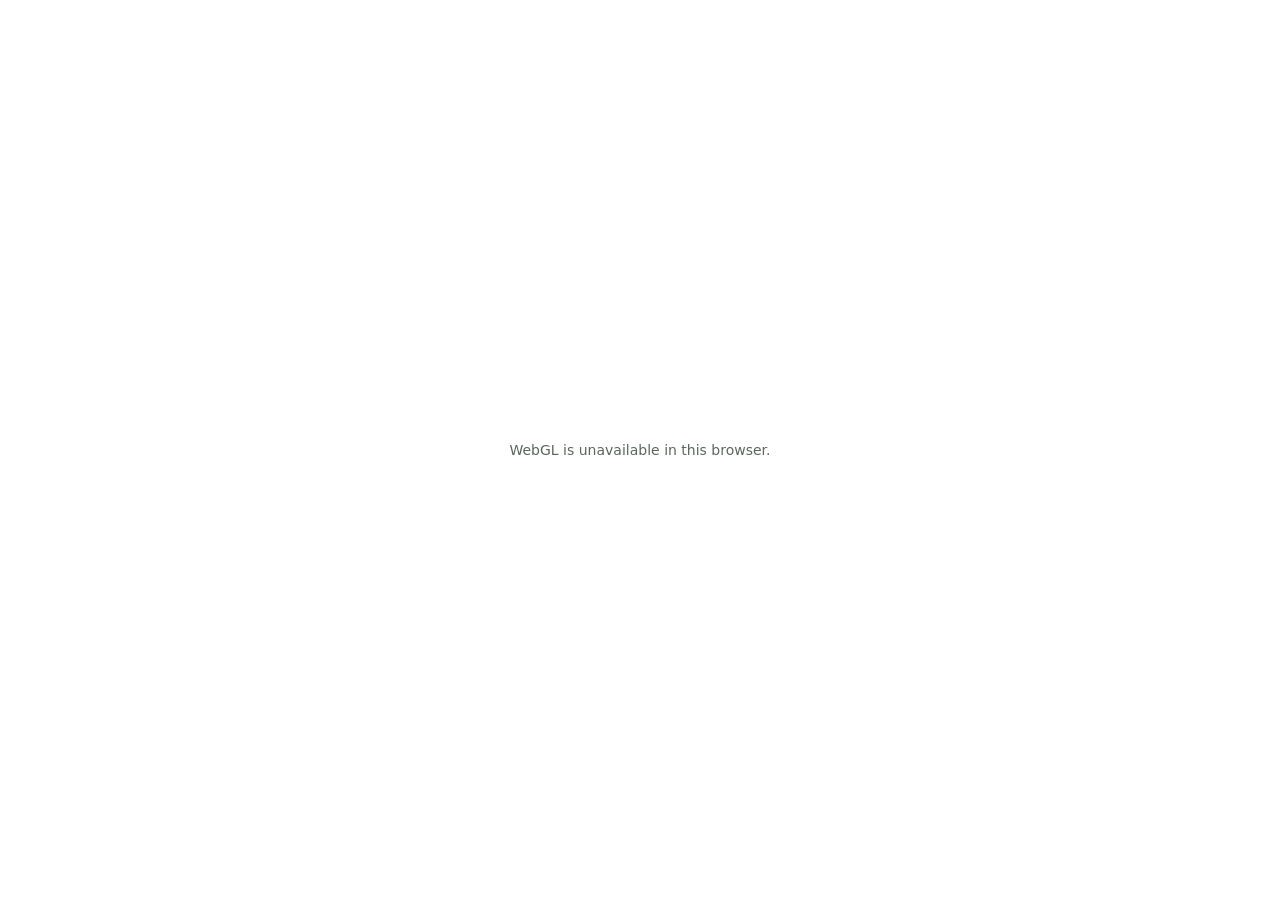
<file: logo3d.html>
<!doctype html>
<html lang="en">
  <head>
    <meta charset="UTF-8" />
    <meta name="viewport" content="width=device-width, initial-scale=1.0" />
    <title>EMLTA · 3D logo</title>
    <style>
      :root { color-scheme: light; }
      html, body { margin: 0; height: 100%; background: #ffffff; }
      body { display: grid; place-items: center; font-family: system-ui, -apple-system, Segoe UI, Roboto, sans-serif; }
      #stage { position: relative; width: 100%; height: 100%; }
      #stage canvas { display: block; }
      /* demo chrome hidden for site integration */
      .btns, #cap { display: none !important; }
      #err { position: absolute; inset: 0; display: none; place-items: center; text-align: center;
        padding: 24px; font: 500 14px system-ui, sans-serif; color: #5b675c; }
    </style>
  </head>
  <body>
    <div id="stage">
      <div class="btns">
        <button id="b-gloss" class="on">glossy-green</button>
        <button id="b-metal">metallic</button>
      </div>
      <div id="cap">EMLTA · hover the blocks · reload to replay the build</div>
      <div id="err">WebGL is unavailable in this browser.</div>
    </div>
    <script type="module">
      const stage = document.getElementById('stage');
      const errEl = document.getElementById('err');
      const showErr = (e) => { errEl.style.display = 'grid'; if (e) console.error(e); };
      let THREE, RoundedBoxGeometry;
      try {
        THREE = await import('https://esm.sh/three@0.169.0');
        ({ RoundedBoxGeometry } = await import('https://esm.sh/three@0.169.0/examples/jsm/geometries/RoundedBoxGeometry.js'));
      } catch (e) { showErr(e); }
      if (THREE) try {
        const GRID = 8, PITCH = 1, CS = 0.92, H_TALL = 1.15, H_SHORT = 0.34, BEVEL = 0.05, SMOOTH = 4;
        const DARK = 0x1F4F0D, LIGHT = 0x409C1C, TEXT = '#0F2905', BG = 0xffffff;
        const LETTERS = {'1,4':'H','1,5':'D','1,6':'P','1,7':'E','2,6':'P','5,0':'P','5,1':'A','6,1':'I','7,1':'M','7,2':'B','7,3':'S'};
        const toneOf = (r,c) => { const top = r<4, left = c<4; return ((top&&left)||(!top&&!left)) ? 'dark' : 'light'; };
        const hash = (r,c) => { const n = Math.sin(r*12.9898 + c*78.233) * 43758.5453; return n - Math.floor(n); };
        const clamp01 = x => x<0?0:x>1?1:x, easeOutCubic = x => 1-Math.pow(1-x,3), lerp = (a,b,t) => a+(b-a)*t;
        const reduce = matchMedia('(prefers-reduced-motion: reduce)').matches;

        const renderer = new THREE.WebGLRenderer({ antialias: true, alpha: false });
        renderer.setPixelRatio(Math.min(window.devicePixelRatio||1, 2));
        renderer.setSize(stage.clientWidth, stage.clientHeight);
        renderer.outputColorSpace = THREE.SRGBColorSpace;
        renderer.toneMapping = THREE.ACESFilmicToneMapping;
        renderer.toneMappingExposure = 1.0;
        stage.insertBefore(renderer.domElement, stage.firstChild);

        const scene = new THREE.Scene();
        scene.background = new THREE.Color(BG);
        const camera = new THREE.PerspectiveCamera(30, stage.clientWidth/stage.clientHeight, 0.1, 100);
        const fitCamera = () => {
          const a = stage.clientWidth/Math.max(1, stage.clientHeight);
          const k = a<1 ? Math.min(1.8, 1/a) : 1;
          camera.position.set(6*k, 9*k, 14*k); camera.aspect = a; camera.lookAt(0, 0.4, 0); camera.updateProjectionMatrix();
        };
        fitCamera();

        const pmrem = new THREE.PMREMGenerator(renderer);
        const buildEnv = (bg, formers) => {
          const es = new THREE.Scene(); es.background = new THREE.Color(bg);
          for (const f of formers) {
            let geo;
            if (f.form === 'circle') geo = new THREE.CircleGeometry(1, 48);
            else if (f.form === 'ring') geo = new THREE.RingGeometry(0.5, 1, 48);
            else geo = new THREE.PlaneGeometry(1, 1);
            const col = new THREE.Color(f.color).multiplyScalar(f.intensity);
            const m = new THREE.Mesh(geo, new THREE.MeshBasicMaterial({ color: col, side: THREE.DoubleSide, toneMapped: false }));
            m.position.set(f.position[0], f.position[1], f.position[2]);
            if (f.rotation) m.rotation.set(f.rotation[0], f.rotation[1], f.rotation[2]);
            m.scale.set(f.scale[0], f.scale[1], f.scale[2] || 1);
            es.add(m);
          }
          const tex = pmrem.fromScene(es, 0.04).texture;
          es.traverse(o => { if (o.geometry) o.geometry.dispose(); if (o.material) o.material.dispose(); });
          return tex;
        };
        const greenEnv = buildEnv('#f3f5f2', [
          { form:'rect', intensity:1.4, position:[0,6,3],  rotation:[-Math.PI/2,0,0], scale:[10,5], color:'#ffffff' },
          { form:'rect', intensity:0.9, position:[-6,2,1], rotation:[0,Math.PI/2,0],  scale:[8,7],  color:'#ffffff' },
          { form:'rect', intensity:0.7, position:[6,2,2],  rotation:[0,-Math.PI/2,0], scale:[8,7],  color:'#eef3ee' },
          { form:'circle', intensity:0.4, position:[0,-2,4], scale:[6,6], color:'#dfeccb' },
        ]);
        const metalEnv = buildEnv('#1a1d22', [
          { form:'rect', intensity:1.4, position:[0,5,1],  rotation:[-Math.PI/2,0,0], scale:[12,12], color:'#ffffff' },
          { form:'rect', intensity:1.1, position:[-6,2,-3],rotation:[0,Math.PI/3,0],  scale:[9,9],   color:'#ff7a1a' },
          { form:'rect', intensity:0.6, position:[6,1,2],  rotation:[0,-Math.PI/2,0], scale:[7,7],   color:'#ffffff' },
          { form:'ring', intensity:0.9, position:[2,3,5],  scale:[3,3], color:'#ffd9b0' },
        ]);
        scene.environment = greenEnv;

        const greenLights = new THREE.Group();
        greenLights.add(new THREE.HemisphereLight(0xeef4f0, 0x23311a, 0.65));
        greenLights.add(new THREE.AmbientLight(0xffffff, 0.12));
        const gkey = new THREE.DirectionalLight(0xfff4e6, 1.05); gkey.position.set(6,9,6); greenLights.add(gkey);
        const gfill = new THREE.DirectionalLight(0xdce8ff, 0.32); gfill.position.set(-6,4,-3); greenLights.add(gfill);
        scene.add(greenLights);
        const metalLights = new THREE.Group(); metalLights.visible = false;
        metalLights.add(new THREE.AmbientLight(0xffffff, 0.25));
        const mkey = new THREE.DirectionalLight(0xeaf2ff, 1.0); mkey.position.set(6,9,5); metalLights.add(mkey);
        const mrim = new THREE.DirectionalLight(0xff7a1a, 2.2); mrim.position.set(-7,5,-7); metalLights.add(mrim);
        const mpoint = new THREE.PointLight(0xff8a2a, 7, 22); mpoint.position.set(-3,2.5,-5); metalLights.add(mpoint);
        scene.add(metalLights);

        const shc = document.createElement('canvas'); shc.width = shc.height = 256;
        const sx = shc.getContext('2d');
        const grad = sx.createRadialGradient(128,128,12,128,128,128);
        grad.addColorStop(0,'rgba(8,24,8,0.34)'); grad.addColorStop(1,'rgba(8,24,8,0)');
        sx.fillStyle = grad; sx.fillRect(0,0,256,256);
        const shadow = new THREE.Mesh(new THREE.PlaneGeometry(13,13), new THREE.MeshBasicMaterial({ map: new THREE.CanvasTexture(shc), transparent: true, depthWrite: false }));
        shadow.rotation.x = -Math.PI/2; shadow.position.y = 0.002; scene.add(shadow);

        const textTex = (txt, w, h, px) => {
          const cv = document.createElement('canvas'); cv.width = w; cv.height = h;
          const x = cv.getContext('2d'); x.clearRect(0,0,w,h);
          x.fillStyle = TEXT; x.font = 'bold '+px+'px Helvetica, Arial, sans-serif';
          x.textAlign = 'center'; x.textBaseline = 'middle';
          if (txt.length === 1) x.fillText(txt, w/2, h/2+4);
          else { const step = px; const start = w/2 - (txt.length*step)/2 + step/2; txt.split('').forEach((ch,i)=>x.fillText(ch, start+i*step, h/2+4)); }
          const t = new THREE.CanvasTexture(cv); t.anisotropy = 4; t.colorSpace = THREE.SRGBColorSpace; return t;
        };

        const tallGeo = new RoundedBoxGeometry(CS, H_TALL, CS, SMOOTH, BEVEL);
        const shortGeo = new RoundedBoxGeometry(CS, H_SHORT, CS, SMOOTH, BEVEL);
        const root = new THREE.Group(); scene.add(root);
        const mid = (GRID-1)/2, cells = [];
        const matParams = (v, tn) => v === 'metallic'
          ? { color: tn==='dark'?0x8b9197:0xd8dee2, metalness: 1, roughness: 0.34, clearcoat: 0.25, ccRough: 0.5, env: 1.1, emissive: 0xff8a3d, aniso: 0.6 }
          : { color: tn==='dark'?DARK:LIGHT, metalness: 0, roughness: 0.35, clearcoat: 0.55, ccRough: 0.25, env: 0.55, emissive: tn==='dark'?DARK:LIGHT, aniso: 0 };
        const jit = (base, r, c) => Math.max(0.08, base + (hash(r,c) - 0.5) * 0.12);
        let variant = 'glossy-green';
        for (let r=0;r<GRID;r++) for (let c=0;c<GRID;c++) {
          const tn = toneOf(r,c), h = tn==='dark'?H_TALL:H_SHORT, x = (c-mid)*PITCH, z = (r-mid)*PITCH;
          const g = new THREE.Group(); g.position.set(x, 0, z); g.scale.y = reduce?1:0.0001;
          const p = matParams(variant, tn);
          const mat = new THREE.MeshPhysicalMaterial({ color: p.color, metalness: p.metalness, roughness: p.roughness, clearcoat: p.clearcoat, clearcoatRoughness: p.ccRough, envMapIntensity: p.env, emissive: p.emissive, emissiveIntensity: 0 });
          mat.anisotropy = p.aniso; mat.roughness = jit(p.roughness, r, c);
          const mesh = new THREE.Mesh(tn==='dark'?tallGeo:shortGeo, mat); mesh.position.y = h/2; g.add(mesh);
          const lk = r+','+c;
          if (LETTERS[lk]) {
            const lp = new THREE.Mesh(new THREE.PlaneGeometry(0.66, 0.66), new THREE.MeshBasicMaterial({ map: textTex(LETTERS[lk],256,256,172), transparent: true, depthWrite: false }));
            lp.rotation.x = -Math.PI/2; lp.position.y = h+0.012; g.add(lp);
          }
          root.add(g);
          cells.push({ group: g, mat, tone: tn, r, c, x, z, diag: (r+c)/(2*(GRID-1)) });
        }
        const word = new THREE.Group(); word.position.set(0, 0.02, mid*PITCH + 0.95);
        const wm = new THREE.Mesh(new THREE.PlaneGeometry(3.4, 0.85), new THREE.MeshBasicMaterial({ map: textTex('EMLTA',1024,256,132), transparent: true, depthWrite: false }));
        wm.rotation.x = -Math.PI/2; word.add(wm); word.scale.setScalar(reduce?1:0.0001); root.add(word);

        const applyVariant = (v) => {
          variant = v;
          scene.environment = v === 'metallic' ? metalEnv : greenEnv;
          greenLights.visible = v !== 'metallic'; metalLights.visible = v === 'metallic';
          for (const c of cells) { const p = matParams(v, c.tone);
            c.mat.color.set(p.color); c.mat.metalness = p.metalness; c.mat.clearcoat = p.clearcoat;
            c.mat.clearcoatRoughness = p.ccRough; c.mat.envMapIntensity = p.env; c.mat.emissive.set(p.emissive);
            c.mat.anisotropy = p.aniso; c.mat.roughness = jit(p.roughness, c.r, c.c); c.mat.needsUpdate = true; }
          const bg = document.getElementById('b-gloss'); if (bg) bg.classList.toggle('on', v === 'glossy-green');
          const bm = document.getElementById('b-metal'); if (bm) bm.classList.toggle('on', v === 'metallic');
        };
        const bgloss = document.getElementById('b-gloss'); if (bgloss) bgloss.onclick = () => applyVariant('glossy-green');
        const bmetal = document.getElementById('b-metal'); if (bmetal) bmetal.onclick = () => applyVariant('metallic');

        const pointer = { x: 0, z: 0, active: false };
        const ray = new THREE.Raycaster(), ndc = new THREE.Vector2(), plane = new THREE.Plane(new THREE.Vector3(0,1,0), 0), hit = new THREE.Vector3();
        if (!reduce) {
          renderer.domElement.addEventListener('pointermove', (e) => {
            const b = renderer.domElement.getBoundingClientRect();
            ndc.x = ((e.clientX-b.left)/b.width)*2-1; ndc.y = -((e.clientY-b.top)/b.height)*2+1;
            ray.setFromCamera(ndc, camera);
            if (ray.ray.intersectPlane(plane, hit)) { const loc = root.worldToLocal(hit.clone()); pointer.x = loc.x; pointer.z = loc.z; pointer.active = true; }
          });
          renderer.domElement.addEventListener('pointerleave', () => pointer.active = false);
        }

        new ResizeObserver(() => { renderer.setSize(stage.clientWidth, stage.clientHeight); fitCamera(); }).observe(stage);

        const clock = new THREE.Clock(); let start = null;
        const tick = () => {
          requestAnimationFrame(tick);
          const t = clock.getElapsedTime(); if (start === null) start = t; const since = t - start;
          if (!reduce) { root.position.y = Math.sin(t*0.9)*0.06; root.rotation.y = Math.sin(t*0.32)*(8*Math.PI/180); }
          for (const c of cells) {
            let bp = 1;
            if (!reduce) { const delay = 0.15 + c.diag*0.6; bp = easeOutCubic(clamp01((since-delay)/0.55)); }
            c.group.scale.y = Math.max(0.0001, bp);
            let lift = 0, bright = 0;
            if (!reduce && pointer.active) { const dx = c.x-pointer.x, dz = c.z-pointer.z, d = Math.hypot(dx,dz), f = Math.max(0,1-d/1.9), ff = f*f; lift = ff*0.28; bright = ff*0.55; }
            c.group.position.y = lerp(c.group.position.y, lift, 0.16);
            c.mat.emissiveIntensity = lerp(c.mat.emissiveIntensity, bright, 0.16);
          }
          if (!reduce) { const wp = easeOutCubic(clamp01((since-0.85)/0.5)); word.scale.setScalar(Math.max(0.0001, wp)); }
          renderer.render(scene, camera);
        };
        tick();
      } catch (e) { showErr(e); }
    </script>
  </body>
</html>
</file>
<file: assets/css/site.css>
/* EMLTA — shared styles (tokens, nav, footer, common patterns)
   Ported from the Claude Design handoff. Desktop-first; mobile breakpoints at the end. */

:root {
  --green-dark: #0d2e1a;      /* headings/body on light, primary CTA bg */
  --bg-dark: #0a130c;         /* dark section bg */
  --bg-footer: #07100a;
  --bg-card-dark: #0d1a11;
  --green-accent: #3a9e2e;    /* accent on light */
  --green-accent-dark: #5cb84a; /* accent on dark */
  --red-pin: #e8482e;
  --text-gray: #566;
  --text-gray-2: #5a6a5e;
  --text-gray-3: #8a948b;
  --hairline: #e9ece7;
  --hairline-2: #e6e8e4;
  --panel: #fcfcfc;
  --panel-2: #f1f4ef;
  --panel-3: #f3f6f1;
  --panel-4: #eef5ec;
  --font-heading: 'Fustat', sans-serif;
  --font-body: 'Schibsted Grotesk', sans-serif;
  --font-script: 'Dancing Script', cursive;
  --font-mono: ui-monospace, 'Cascadia Code', monospace;
  --ease-out: cubic-bezier(0.22, 1, 0.36, 1);
}

* { box-sizing: border-box; }

html { scroll-behavior: smooth; }

body {
  margin: 0;
  font-family: var(--font-body);
  color: var(--green-dark);
  background: #ffffff;
  -webkit-font-smoothing: antialiased;
}

img, video { max-width: 100%; }

h1, h2, h3 { text-wrap: pretty; }

.container { max-width: 1180px; margin: 0 auto; }

/* ---------- Section label row: [ 0X ] + uppercase subtitle ---------- */

.section-label {
  display: flex;
  align-items: center;
  gap: 13px;
}
.section-label .tag {
  font-family: var(--font-mono);
  font-size: 13px;
  letter-spacing: 1px;
  color: var(--green-accent);
  white-space: nowrap;
}
.section-label .sub {
  font-family: var(--font-body);
  font-weight: 600;
  font-size: 13px;
  letter-spacing: 1.6px;
  text-transform: uppercase;
  color: var(--text-gray-2);
}
.section-label.on-dark .tag { color: var(--green-accent-dark); }
.section-label.on-dark .sub { color: rgba(255, 255, 255, 0.6); }

/* ---------- Buttons / pills ---------- */

.btn {
  display: inline-flex;
  align-items: center;
  justify-content: center;
  gap: 9px;
  border-radius: 999px;
  padding: 15px 30px;
  font-family: var(--font-body);
  font-weight: 600;
  font-size: 16px;
  letter-spacing: -0.2px;
  text-decoration: none;
  cursor: pointer;
  border: 1px solid transparent;
  transition: background 0.25s ease, color 0.25s ease, border-color 0.25s ease;
}
.btn--primary { background: var(--green-dark); color: #ffffff; }
.btn--primary:hover { background: var(--green-accent); }
.btn--ghost { background: transparent; color: var(--green-dark); border-color: rgba(13, 46, 26, 0.35); }
.btn--ghost:hover { border-color: var(--green-dark); background: rgba(13, 46, 26, 0.05); }
.btn--green { background: var(--green-accent-dark); color: #07100a; }
.btn--green:hover { background: #ffffff; }

/* ---------- Card hover pattern ---------- */

.lift-card {
  border: 1px solid var(--hairline);
  transition: transform 0.4s var(--ease-out), box-shadow 0.4s var(--ease-out), border-color 0.4s var(--ease-out);
}
.lift-card:hover {
  transform: translateY(-6px);
  box-shadow: 0 26px 56px rgba(13, 46, 26, 0.14);
}

/* ---------- Nav ---------- */

.site-nav {
  position: sticky;
  top: 0;
  z-index: 100;
  display: flex;
  align-items: center;
  justify-content: space-between;
  padding: 16px 48px;
  background: rgba(255, 255, 255, 0.86);
  backdrop-filter: saturate(180%) blur(14px);
  -webkit-backdrop-filter: saturate(180%) blur(14px);
  border-bottom: 1px solid var(--hairline);
}
.site-nav--overlay {
  position: relative;
  z-index: 60;
  padding: 20px 120px 16px 40px;
  background: transparent;
  backdrop-filter: none;
  -webkit-backdrop-filter: none;
  border-bottom: none;
}

.nav-logo {
  display: flex;
  align-items: center;
  gap: 11px;
  text-decoration: none;
}
.nav-logo img { height: 52px; width: auto; display: block; }
.nav-wordmark {
  font-family: var(--font-script);
  font-weight: 700;
  font-size: 34px;
  color: var(--green-dark);
}
.site-nav--overlay .nav-wordmark { color: #000000; }

.nav-links {
  display: flex;
  align-items: center;
  gap: 34px;
}
.nav-link {
  display: flex;
  align-items: center;
  gap: 5px;
  font-weight: 500;
  font-size: 16px;
  letter-spacing: -0.2px;
  color: var(--green-dark);
  text-decoration: none;
  cursor: pointer;
}
.site-nav--overlay .nav-link { color: #000000; }
.nav-link.active { color: var(--green-accent); font-weight: 600; }

.nav-products { position: relative; display: flex; align-items: center; }
.nav-chevron {
  display: inline-flex;
  transition: transform 0.28s var(--ease-out);
}
.nav-products.is-open .nav-chevron { transform: rotate(180deg); }

.nav-drawer {
  position: absolute;
  top: calc(100% + 14px);
  left: 50%;
  transform-origin: top center;
  transform: translateX(-50%) translateY(-8px) scale(0.98);
  opacity: 0;
  pointer-events: none;
  transition: opacity 0.26s var(--ease-out), transform 0.26s var(--ease-out);
  z-index: 40;
  display: flex;
  flex-direction: column;
  gap: 4px;
  padding: 10px;
  min-width: 262px;
  background: #ffffff;
  border: 1px solid var(--hairline-2);
  border-radius: 18px;
  box-shadow: 0 24px 60px rgba(13, 46, 26, 0.16), 0 4px 14px rgba(13, 46, 26, 0.08);
}
.nav-products.is-open .nav-drawer {
  transform: translateX(-50%) translateY(0) scale(1);
  opacity: 1;
  pointer-events: auto;
}
.nav-drawer a {
  display: flex;
  align-items: center;
  gap: 13px;
  padding: 12px 14px;
  border-radius: 12px;
  text-decoration: none;
  font-weight: 500;
  font-size: 16px;
  letter-spacing: -0.2px;
  color: var(--green-dark);
  transition: background 0.2s ease;
}
.nav-drawer a:hover { background: var(--panel-2); }
.nav-drawer svg { flex: none; }

/* ---------- Footer ---------- */

.site-footer {
  position: relative;
  width: 100%;
  background: var(--bg-footer);
  border-top: 1px solid rgba(255, 255, 255, 0.08);
  padding: 78px 40px 34px;
  font-family: var(--font-body);
}
.footer-grid {
  display: grid;
  grid-template-columns: 1.4fr 1fr 1fr 1.2fr;
  gap: 48px;
  padding-bottom: 60px;
  border-bottom: 1px solid rgba(255, 255, 255, 0.1);
}
.footer-brand { display: flex; flex-direction: column; gap: 16px; }
.footer-brand .nav-logo img { height: 46px; border-radius: 6px; }
.footer-brand .nav-wordmark { font-size: 30px; color: #ffffff; }
.footer-brand p {
  margin: 0;
  max-width: 280px;
  font-weight: 400;
  font-size: 15px;
  line-height: 1.6;
  color: rgba(255, 255, 255, 0.55);
}
.footer-col { display: flex; flex-direction: column; gap: 15px; }
.footer-col .col-title {
  font-weight: 600;
  font-size: 13px;
  letter-spacing: 1px;
  text-transform: uppercase;
  color: var(--green-accent-dark);
}
.footer-col a,
.footer-col span.plain {
  font-size: 15px;
  color: rgba(255, 255, 255, 0.65);
  text-decoration: none;
  transition: color 0.25s ease;
}
.footer-col a:hover { color: #ffffff; }
.footer-bottom {
  display: flex;
  align-items: center;
  justify-content: space-between;
  flex-wrap: wrap;
  gap: 18px;
  padding-top: 26px;
}
.footer-copy {
  font-family: var(--font-mono);
  font-size: 12px;
  letter-spacing: 0.5px;
  color: rgba(255, 255, 255, 0.4);
}
.footer-icons { display: flex; align-items: center; gap: 10px; }
.footer-icons a {
  width: 34px;
  height: 34px;
  border-radius: 50%;
  border: 1px solid rgba(255, 255, 255, 0.16);
  display: inline-flex;
  align-items: center;
  justify-content: center;
  text-decoration: none;
  transition: border-color 0.25s ease, background 0.25s ease;
}
.footer-icons a:hover {
  border-color: var(--green-accent-dark);
  background: rgba(92, 184, 74, 0.12);
}

/* ---------- Mobile (not in the original design — pragmatic stacking) ---------- */

@media (max-width: 1000px) {
  .site-nav, .site-nav--overlay { padding: 14px 20px; }
  .nav-links { gap: 18px; }
  .nav-link { font-size: 14px; }
  .nav-logo img { height: 40px; }
  .nav-wordmark { font-size: 26px; }
  .footer-grid { grid-template-columns: 1fr 1fr; }
}

@media (max-width: 640px) {
  .site-nav, .site-nav--overlay { padding: 12px 14px; }
  .nav-links { gap: 10px; }
  .nav-link { font-size: 13px; letter-spacing: 0; gap: 3px; }
  .nav-logo img { height: 36px; }
  .nav-wordmark { display: none; }
  .nav-drawer { min-width: 240px; }

  /* section label rows: keep the [ TAG ] on one line, let the row wrap */
  .section-label { flex-wrap: wrap; row-gap: 6px; }

  .btn { padding: 13px 24px; font-size: 15px; }

  .site-footer { padding: 56px 24px 30px; }
  .footer-grid { grid-template-columns: 1fr; gap: 34px; padding-bottom: 44px; }
  .footer-bottom { padding-top: 22px; }
}

@media (max-width: 360px) {
  .site-nav, .site-nav--overlay { padding: 12px 10px; }
  .nav-links { gap: 8px; }
  .nav-link { font-size: 12px; white-space: nowrap; }
  .nav-logo img { height: 32px; }
}
</file>
